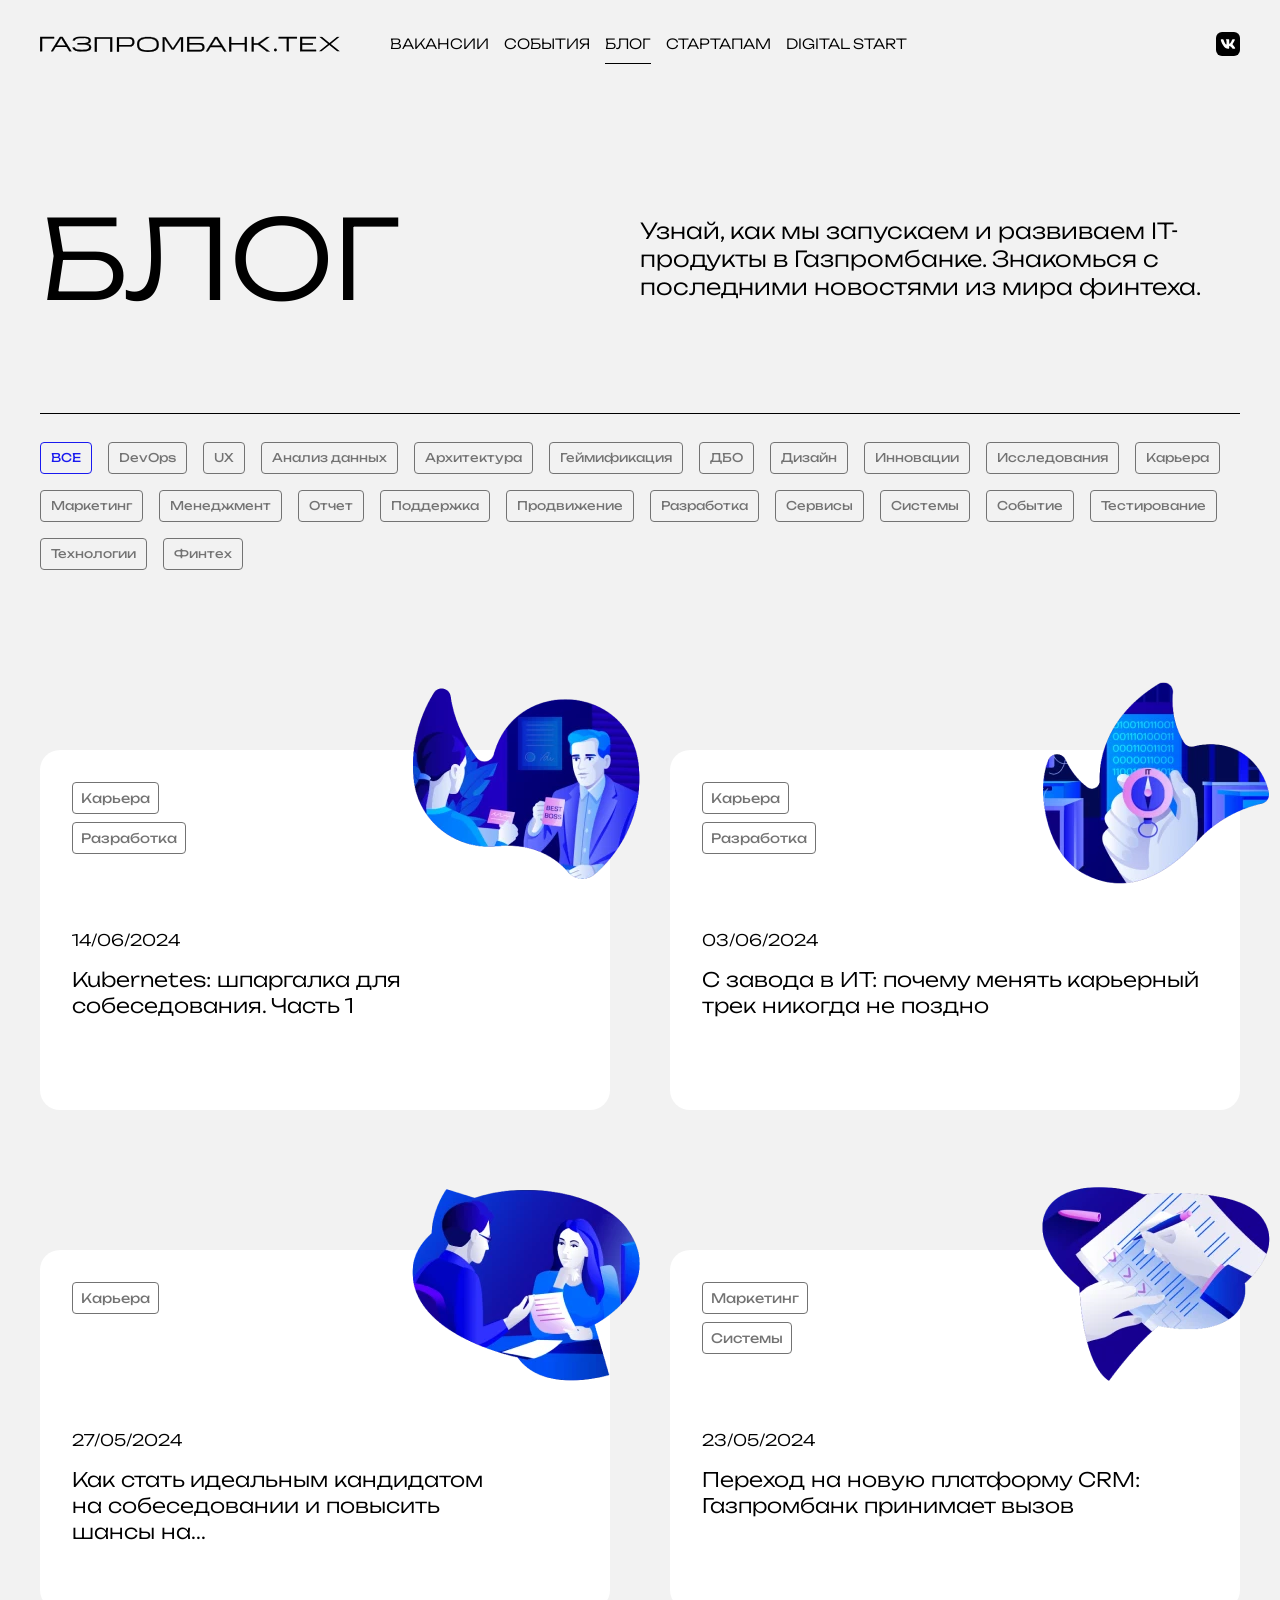
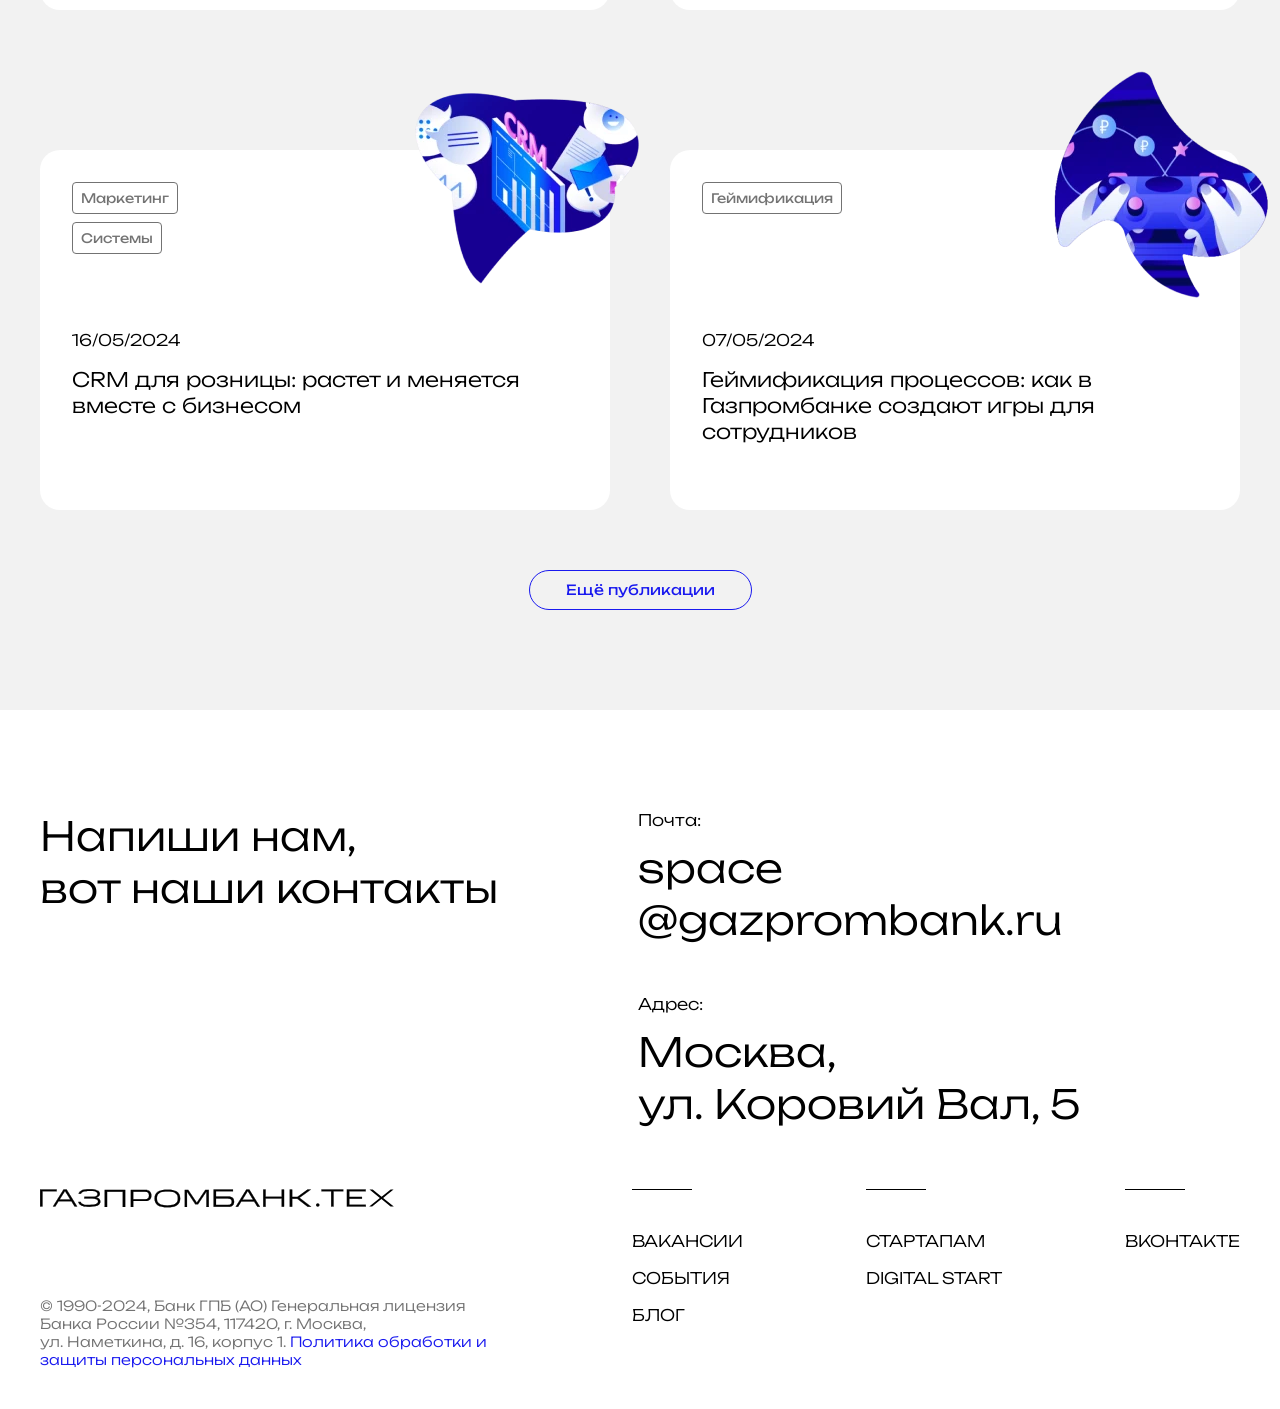
<file: index.html>
<!DOCTYPE html>
<html lang="ru">

<head>
  <meta charset="UTF-8">
  <meta name="viewport" content="width=device-width, initial-scale=1.0">
  <meta http-equiv="X-UA-Compatible" content="ie=edge">
  <link rel="stylesheet" href="css/style.css">
  <link rel="icon" type="image/png" href="favicon/favicon-96x96.png" sizes="96x96" />
  <link rel="icon" type="image/svg+xml" href="favicon/favicon.svg" />
  <link rel="shortcut icon" href="favicon/favicon.ico" />
  <link rel="apple-touch-icon" sizes="180x180" href="favicon/apple-touch-icon.png" />
  <meta name="apple-mobile-web-app-title" content="MyWebSite" />
  <link rel="manifest" href="site.webmanifest" />
  <link rel="preload" href="fonts/Unbounded-Light.woff" as="font" crossorigin="anonymous">
  <link rel="preload" href="fonts/Unbounded-Light.woff2" as="font" crossorigin="anonymous">
  <link rel="preload" href="fonts/Unbounded-Medium.woff" as="font" crossorigin="anonymous">
  <link rel="preload" href="fonts/Unbounded-Medium.woff2" as="font" crossorigin="anonymous">
  <link rel="preload" href="fonts/Unbounded-Regular.woff" as="font" crossorigin="anonymous">
  <link rel="preload" href="fonts/Unbounded-Regular.woff2" as="font" crossorigin="anonymous">
  <title>Блог - Газпромбанк.Тех</title>
</head>

<body>
  <header class="header">
    <div class="container">
      <div class="header__wrapper">
        <a class="header__logo" href="#">
          <svg class="header__logo-icon" width="354" height="19" aria-hidden="true">
            <use xlink:href="images/sprite.svg#icon-logo-header"></use>
          </svg>
        </a>
        <button class="header__burger burger">
          <svg width="32" height="32" aria-hidden="true">
            <use xlink:href="images/sprite.svg#icon-burger"></use>
          </svg>
        </button>
        <nav class="main-nav">
          <ul class="main-nav__list">
            <li class="main-nav__item">
              <a class="main-nav__link" href="#">Вакансии</a>
            </li>
            <li class="main-nav__item">
              <a class="main-nav__link" href="#">события</a>
            </li>
            <li class="main-nav__item">
              <a class="main-nav__link main-nav__link--active" href="#">блог</a>
            </li>
            <li class="main-nav__item">
              <a class="main-nav__link" href="#">стартапам</a>
            </li>
            <li class="main-nav__item">
              <a class="main-nav__link" href="#">digital start</a>
            </li>
          </ul>
        </nav>
        <ul class="header__social">
          <li class="header__social-item">
            <a class="header__social-link" href="#" aria-label="Ссылка на VK">
              <svg width="24" height="24" aria-hidden="true">
                <use xlink:href="images/sprite.svg#icon-vk"></use>
              </svg>
            </a>
          </li>
        </ul>
      </div>
    </div>
  </header>
  <main>
    <section class="blog-hero">
      <div class="container">
        <div class="blog-hero__wrapper">
          <h1 class="blog-hero__title">Блог</h1>
          <p class="blog-hero__description">Узнай, как мы запускаем и развиваем IT-продукты в Газпромбанке. Знакомься с
            последними новостями из мира финтеха.</p>
        </div>
      </div>
    </section>
    <section class="blog-filter">
      <h2 class="visually-hidden">Фильтр</h2>
      <div class="container">
        <form class="blog-filter__list" method="post">
          <div class="blog-filter__item">
            <input class="blog-filter__input visually-hidden" type="checkbox" id="all" checked>
            <label for="all" class="blog-filter__label">ВСЕ</label>
          </div>
          <div class="blog-filter__item">
            <input class="blog-filter__input visually-hidden visually-hidden" type="checkbox" id="devops">
            <label for="devops" class="blog-filter__label">DevOps</label>
          </div>
          <div class="blog-filter__item">
            <input class="blog-filter__input visually-hidden" type="checkbox" id="ux">
            <label for="ux" class="blog-filter__label">UX</label>
          </div>
          <div class="blog-filter__item">
            <input class="blog-filter__input visually-hidden" type="checkbox" id="analysis">
            <label for="analysis" class="blog-filter__label">Анализ данных</label>
          </div>
          <div class="blog-filter__item">
            <input class="blog-filter__input visually-hidden" type="checkbox" id="architecture">
            <label for="architecture" class="blog-filter__label">Архитектура</label>
          </div>
          <div class="blog-filter__item">
            <input class="blog-filter__input visually-hidden" type="checkbox" id="gamification">
            <label for="gamification" class="blog-filter__label">Геймификация</label>
          </div>
          <div class="blog-filter__item">
            <input class="blog-filter__input visually-hidden" type="checkbox" id="dbo">
            <label for="dbo" class="blog-filter__label">ДБО</label>
          </div>
          <div class="blog-filter__item">
            <input class="blog-filter__input visually-hidden" type="checkbox" id="design">
            <label for="design" class="blog-filter__label">Дизайн</label>
          </div>
          <div class="blog-filter__item">
            <input class="blog-filter__input visually-hidden" type="checkbox" id="innovations">
            <label for="innovations" class="blog-filter__label">Инновации</label>
          </div>
          <div class="blog-filter__item">
            <input class="blog-filter__input visually-hidden" type="checkbox" id="research">
            <label for="research" class="blog-filter__label">Исследования</label>
          </div>
          <div class="blog-filter__item">
            <input class="blog-filter__input visually-hidden" type="checkbox" id="career">
            <label for="career" class="blog-filter__label">Карьера</label>
          </div>
          <div class="blog-filter__item">
            <input class="blog-filter__input visually-hidden" type="checkbox" id="marketing">
            <label for="marketing" class="blog-filter__label">Маркетинг</label>
          </div>
          <div class="blog-filter__item">
            <input class="blog-filter__input visually-hidden" type="checkbox" id="management">
            <label for="management" class="blog-filter__label">Менеджмент</label>
          </div>
          <div class="blog-filter__item">
            <input class="blog-filter__input visually-hidden" type="checkbox" id="report">
            <label for="report" class="blog-filter__label">Отчет</label>
          </div>
          <div class="blog-filter__item">
            <input class="blog-filter__input visually-hidden" type="checkbox" id="support">
            <label for="support" class="blog-filter__label">Поддержка</label>
          </div>
          <div class="blog-filter__item">
            <input class="blog-filter__input visually-hidden" type="checkbox" id="promotion">
            <label for="promotion" class="blog-filter__label">Продвижение</label>
          </div>
          <div class="blog-filter__item">
            <input class="blog-filter__input visually-hidden" type="checkbox" id="development">
            <label for="development" class="blog-filter__label">Разработка</label>
          </div>
          <div class="blog-filter__item">
            <input class="blog-filter__input visually-hidden" type="checkbox" id="services">
            <label for="services" class="blog-filter__label">Сервисы</label>
          </div>
          <div class="blog-filter__item">
            <input class="blog-filter__input visually-hidden" type="checkbox" id="systems">
            <label for="systems" class="blog-filter__label">Системы</label>
          </div>
          <div class="blog-filter__item">
            <input class="blog-filter__input visually-hidden" type="checkbox" id="event">
            <label for="event" class="blog-filter__label">Событие</label>
          </div>
          <div class="blog-filter__item">
            <input class="blog-filter__input visually-hidden" type="checkbox" id="testing">
            <label for="testing" class="blog-filter__label">Тестирование</label>
          </div>
          <div class="blog-filter__item">
            <input class="blog-filter__input visually-hidden" type="checkbox" id="tech">
            <label for="tech" class="blog-filter__label">Технологии</label>
          </div>
          <div class="blog-filter__item">
            <input class="blog-filter__input visually-hidden" type="checkbox" id="fintech">
            <label for="fintech" class="blog-filter__label">Финтех</label>
          </div>
        </form>
      </div>
    </section>
    <section class="blog-list">
      <h2 class="visually-hidden">Публикации</h2>
      <div class="container">
        <ul class="blog-list__grid">
          <li class="blog-list__item">
            <a class="blog-list__wrapper" href="#">
              <div class="news-card">
                <picture>
                  <source type="image/webp" media="(max-width: 767px)"
                    srcset="images/blog-img-mob-1.webp 1x, images/blog-img-mob-1@2x.webp 2x">
                  <source type="image/webp" media="(max-width: 1023px)"
                    srcset="images/blog-img-tablet-1.webp 1x, images/blog-img-tablet-1@2x.webp 2x">
                  <source type="image/webp" srcset="images/blog-img-1.webp 1x, images/blog-img-1@2x.webp 2x">
                  <source media="(max-width: 767px)"
                    srcset="images/blog-img-mob-1.png 1x, images/blog-img-mob-1@2x.png 2x">
                  <source media="(max-width: 1023px)"
                    srcset="images/blog-img-tablet-1.png 1x, images/blog-img-tablet-1@2x.png 2x">
                  <img class="news-card__img" src="images/blog-img-1.png" srcset="images/blog-img-1@2x.png 2x"
                    width="228" height="228" alt="">
                </picture>
                <ul class="news-card__tags">
                  <li class="news-card__tag">Карьера</li>
                  <li class="news-card__tag">Разработка</li>
                </ul>
                <div class="news-card__content">
                  <p class="news-card__date">14/06/2024</p>
                  <h3 class="news-card__title">Kubernetes: шпаргалка для собеседования. Часть&nbsp;1</h3>
                </div>
              </div>
            </a>
          </li>
          <li class="blog-list__item">
            <a class="blog-list__wrapper" href="#">
              <div class="news-card news-card--top">
                <picture>
                  <source type="image/webp" media="(max-width: 767px)"
                    srcset="images/blog-img-mob-2.webp 1x, images/blog-img-mob-2@2x.webp 2x">
                  <source type="image/webp" media="(max-width: 1023px)"
                    srcset="images/blog-img-tablet-2.webp 1x, images/blog-img-tablet-2@2x.webp 2x">
                  <source type="image/webp" srcset="images/blog-img-2.webp 1x, images/blog-img-2@2x.webp 2x">
                  <source media="(max-width: 767px)"
                    srcset="images/blog-img-mob-2.png 1x, images/blog-img-mob-2@2x.png 2x">
                  <source media="(max-width: 1023px)"
                    srcset="images/blog-img-tablet-2.png 1x, images/blog-img-tablet-2@2x.png 2x">
                  <img class="news-card__img" src="images/blog-img-2.png" srcset="images/blog-img-2@2x.png 2x"
                    width="228" height="228" alt="">
                </picture>
                <ul class="news-card__tags">
                  <li class="news-card__tag">Карьера</li>
                  <li class="news-card__tag">Разработка</li>
                </ul>
                <div class="news-card__content">
                  <p class="news-card__date">03/06/2024</p>
                  <h3 class="news-card__title">С&nbsp;завода в&nbsp;ИТ: почему менять карьерный трек
                    никогда не
                    поздно</h3>
                </div>
              </div>
            </a>
          </li>
          <li class="blog-list__item">
            <a class="blog-list__wrapper" href="article.html">
              <div class="news-card">
                <picture>
                  <source type="image/webp" media="(max-width: 767px)"
                    srcset="images/blog-img-mob-3.webp 1x, images/blog-img-mob-3@2x.webp 2x">
                  <source type="image/webp" media="(max-width: 1023px)"
                    srcset="images/blog-img-tablet-3.webp 1x, images/blog-img-tablet-3@2x.webp 2x">
                  <source type="image/webp" srcset="images/blog-img-3.webp 1x, images/blog-img-3@2x.webp 2x">
                  <source media="(max-width: 767px)"
                    srcset="images/blog-img-mob-3.png 1x, images/blog-img-mob-3@2x.png 2x">
                  <source media="(max-width: 1023px)"
                    srcset="images/blog-img-tablet-3.png 1x, images/blog-img-tablet-3@2x.png 2x">
                  <img class="news-card__img" src="images/blog-img-3.png" srcset="images/blog-img-3@2x.png 2x"
                    width="228" height="228" alt="">
                </picture>
                <ul class="news-card__tags">
                  <li class="news-card__tag">Карьера</li>
                </ul>
                <div class="news-card__content">
                  <p class="news-card__date">27/05/2024</p>
                  <h3 class="news-card__title">Как стать идеальным кандидатом
                    на&nbsp;собеседовании
                    и&nbsp;повысить
                    шансы&nbsp;на...</h3>
                </div>
              </div>
            </a>
          </li>
          <li class="blog-list__item">
            <a class="blog-list__wrapper" href="#">
              <div class="news-card">
                <picture>
                  <source type="image/webp" media="(max-width: 767px)"
                    srcset="images/blog-img-mob-4.webp 1x, images/blog-img-mob-4@2x.webp 2x">
                  <source type="image/webp" media="(max-width: 1023px)"
                    srcset="images/blog-img-tablet-4.webp 1x, images/blog-img-tablet-4@2x.webp 2x">
                  <source type="image/webp" srcset="images/blog-img-4.webp 1x, images/blog-img-4@2x.webp 2x">
                  <source media="(max-width: 767px)"
                    srcset="images/blog-img-mob-4.png 1x, images/blog-img-mob-4@2x.png 2x">
                  <source media="(max-width: 1023px)"
                    srcset="images/blog-img-tablet-4.png 1x, images/blog-img-tablet-4@2x.png 2x">
                  <img class="news-card__img" src="images/blog-img-4.png" srcset="images/blog-img-4@2x.png 2x"
                    width="228" height="228" alt="">
                </picture>
                <ul class="news-card__tags">
                  <li class="news-card__tag">Маркетинг</li>
                  <li class="news-card__tag">Системы</li>
                </ul>
                <div class="news-card__content">
                  <p class="news-card__date">23/05/2024</p>
                  <h3 class="news-card__title">Переход на&nbsp;новую платформу CRM: Газпромбанк принимает
                    вызов</h3>
                </div>
              </div>
            </a>
          </li>
          <li class="blog-list__item">
            <a class="blog-list__wrapper" href="#">
              <div class="news-card news-card--top">
                <picture>
                  <source type="image/webp" media="(max-width: 767px)"
                    srcset="images/blog-img-mob-5.webp 1x, images/blog-img-mob-5@2x.webp 2x">
                  <source type="image/webp" media="(max-width: 1023px)"
                    srcset="images/blog-img-tablet-5.webp 1x, images/blog-img-tablet-5@2x.webp 2x">
                  <source type="image/webp" srcset="images/blog-img-5.webp 1x, images/blog-img-5@2x.webp 2x">
                  <source media="(max-width: 767px)"
                    srcset="images/blog-img-mob-5.png 1x, images/blog-img-mob-5@2x.png 2x">
                  <source media="(max-width: 1023px)"
                    srcset="images/blog-img-tablet-5.png 1x, images/blog-img-tablet-5@2x.png 2x">
                  <img class="news-card__img" src="images/blog-img-5.png" srcset="images/blog-img-5@2x.png 2x"
                    width="228" height="228" alt="">
                </picture>
                <ul class="news-card__tags">
                  <li class="news-card__tag">Маркетинг</li>
                  <li class="news-card__tag">Системы</li>
                </ul>
                <div class="news-card__content">
                  <p class="news-card__date">16/05/2024</p>
                  <h3 class="news-card__title">CRM для розницы: растет и&nbsp;меняется вместе
                    с&nbsp;бизнесом</h3>
                </div>
              </div>
            </a>
          </li>
          <li class="blog-list__item">
            <a class="blog-list__wrapper" href="#">
              <div class="news-card">
                <picture>
                  <source type="image/webp" media="(max-width: 767px)"
                    srcset="images/blog-img-mob-6.webp 1x, images/blog-img-mob-6@2x.webp 2x">
                  <source type="image/webp" media="(max-width: 1023px)"
                    srcset="images/blog-img-tablet-6.webp 1x, images/blog-img-tablet-6@2x.webp 2x">
                  <source type="image/webp" srcset="images/blog-img-6.webp 1x, images/blog-img-6@2x.webp 2x">
                  <source media="(max-width: 767px)"
                    srcset="images/blog-img-mob-6.png 1x, images/blog-img-mob-6@2x.png 2x">
                  <source media="(max-width: 1023px)"
                    srcset="images/blog-img-tablet-6.png 1x, images/blog-img-tablet-6@2x.png 2x">
                  <img class="news-card__img" src="images/blog-img-6.png" srcset="images/blog-img-6@2x.png 2x"
                    width="228" height="228" alt="">
                </picture>
                <ul class="news-card__tags">
                  <li class="news-card__tag">Геймификация</li>
                </ul>
                <div class="news-card__content">
                  <p class="news-card__date">07/05/2024</p>
                  <h3 class="news-card__title">Геймификация процессов: как в Газпромбанке создают игры для
                    сотрудников</h3>
                </div>
              </div>
            </a>
          </li>
        </ul>
        <button class="blog-list__more" type="button">Ещё публикации</button>
      </div>
    </section>
  </main>
  <footer class="footer">
    <div class="container">
      <div class="footer__columns">
        <div class="footer__column">
          <h2 class="footer__title">Напиши нам, вот&nbsp;наши контакты</h2>
        </div>
        <div class="footer__column">
          <div class="footer__contacts">
            <span class="footer__contacts-title">Почта:</span>
            <a class="footer__contacts-link" href="mailto:@gazprombank.ru">space @gazprombank.ru</a>
          </div>
          <div class="footer__contacts">
            <span class="footer__contacts-title">Адрес:</span>
            <a class="footer__contacts-link" href="#">Москва, ул.&nbsp;Коровий Вал, 5</a>
          </div>
        </div>
      </div>
      <div class="footer__columns">
        <div class="footer__column">
          <a class="footer__logo" href="#">
            <svg class="footer__logo-icon" width="354" height="19" aria-hidden="true">
              <use xlink:href="images/sprite.svg#icon-logo-header"></use>
            </svg>
          </a>
          <p class="footer__copyright">© 1990-2024, Банк ГПБ (АО) Генеральная лицензия Банка России №354, 117420, г.
            Москва, ул.&nbsp;Наметкина, д. 16, корпус 1. <a href="#" class="footer__copyright-link">Политика обработки и
              защиты персональных данных</a>
          </p>
        </div>
        <div class="footer__column">
          <div class="footer__navigation">
            <div class="footer__navigation-block">
              <a href="#" class="footer__navigation-link">Вакансии</a>
              <a href="#" class="footer__navigation-link">События</a>
              <a href="#" class="footer__navigation-link">Блог</a>
            </div>
            <div class="footer__navigation-block">
              <a href="#" class="footer__navigation-link">Стартапам</a>
              <a href="#" class="footer__navigation-link">Digital start</a>
            </div>
            <div class="footer__navigation-block">
              <a href="#" class="footer__navigation-link">Вконтакте</a>
            </div>
          </div>
        </div>
      </div>
    </div>
  </footer>
</body>

</html>
</file>
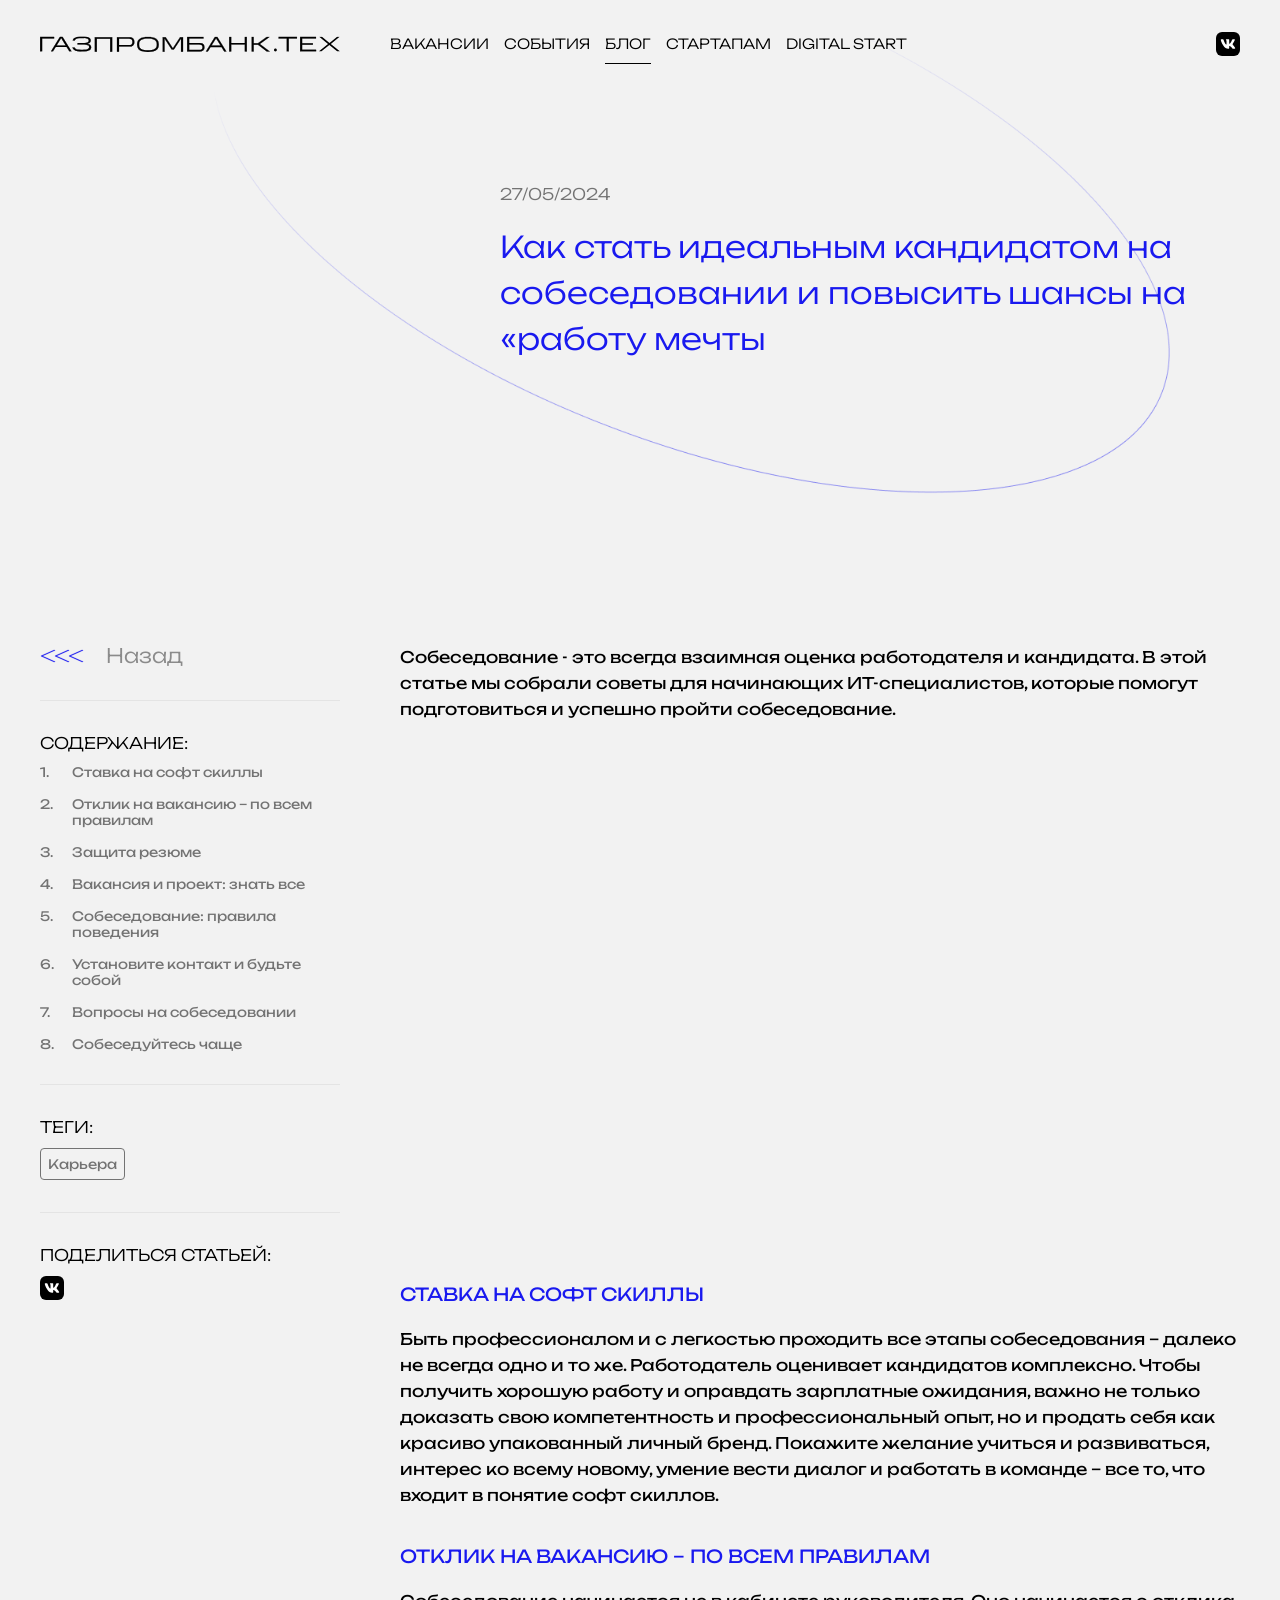
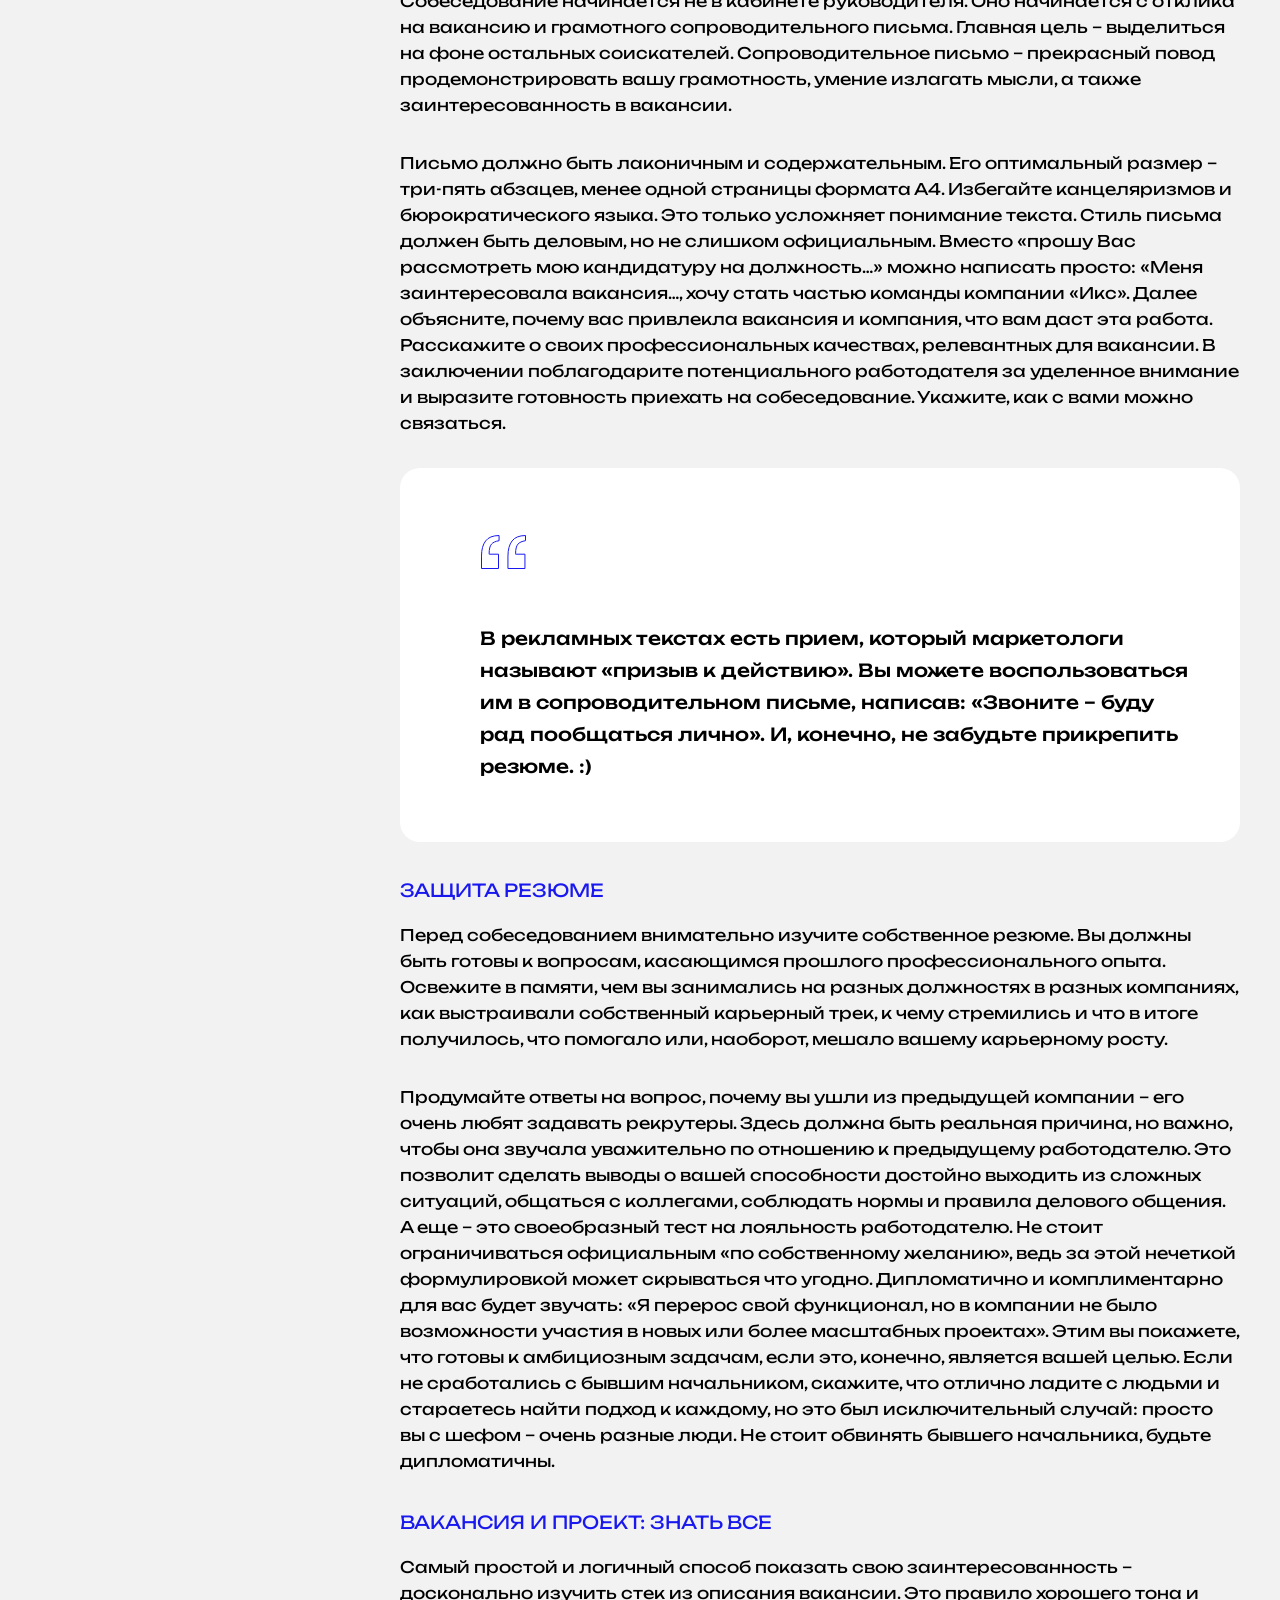
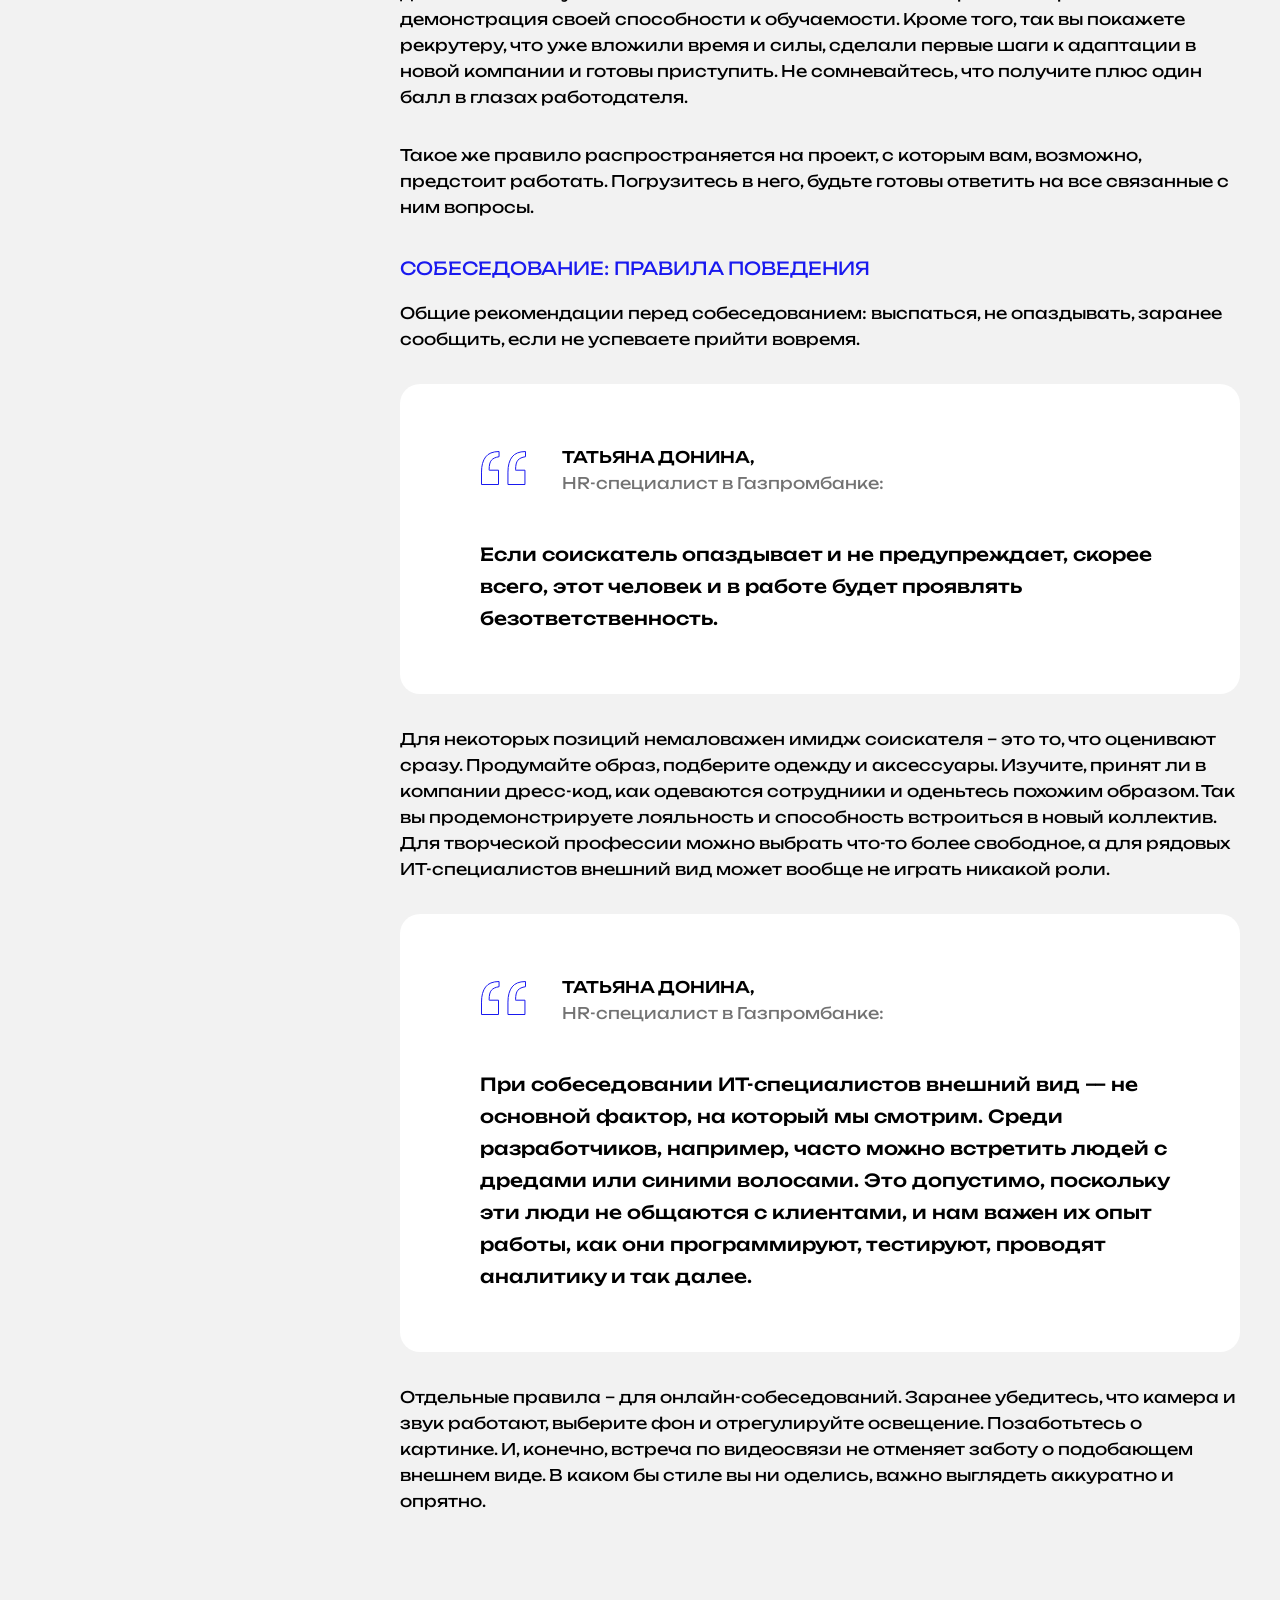
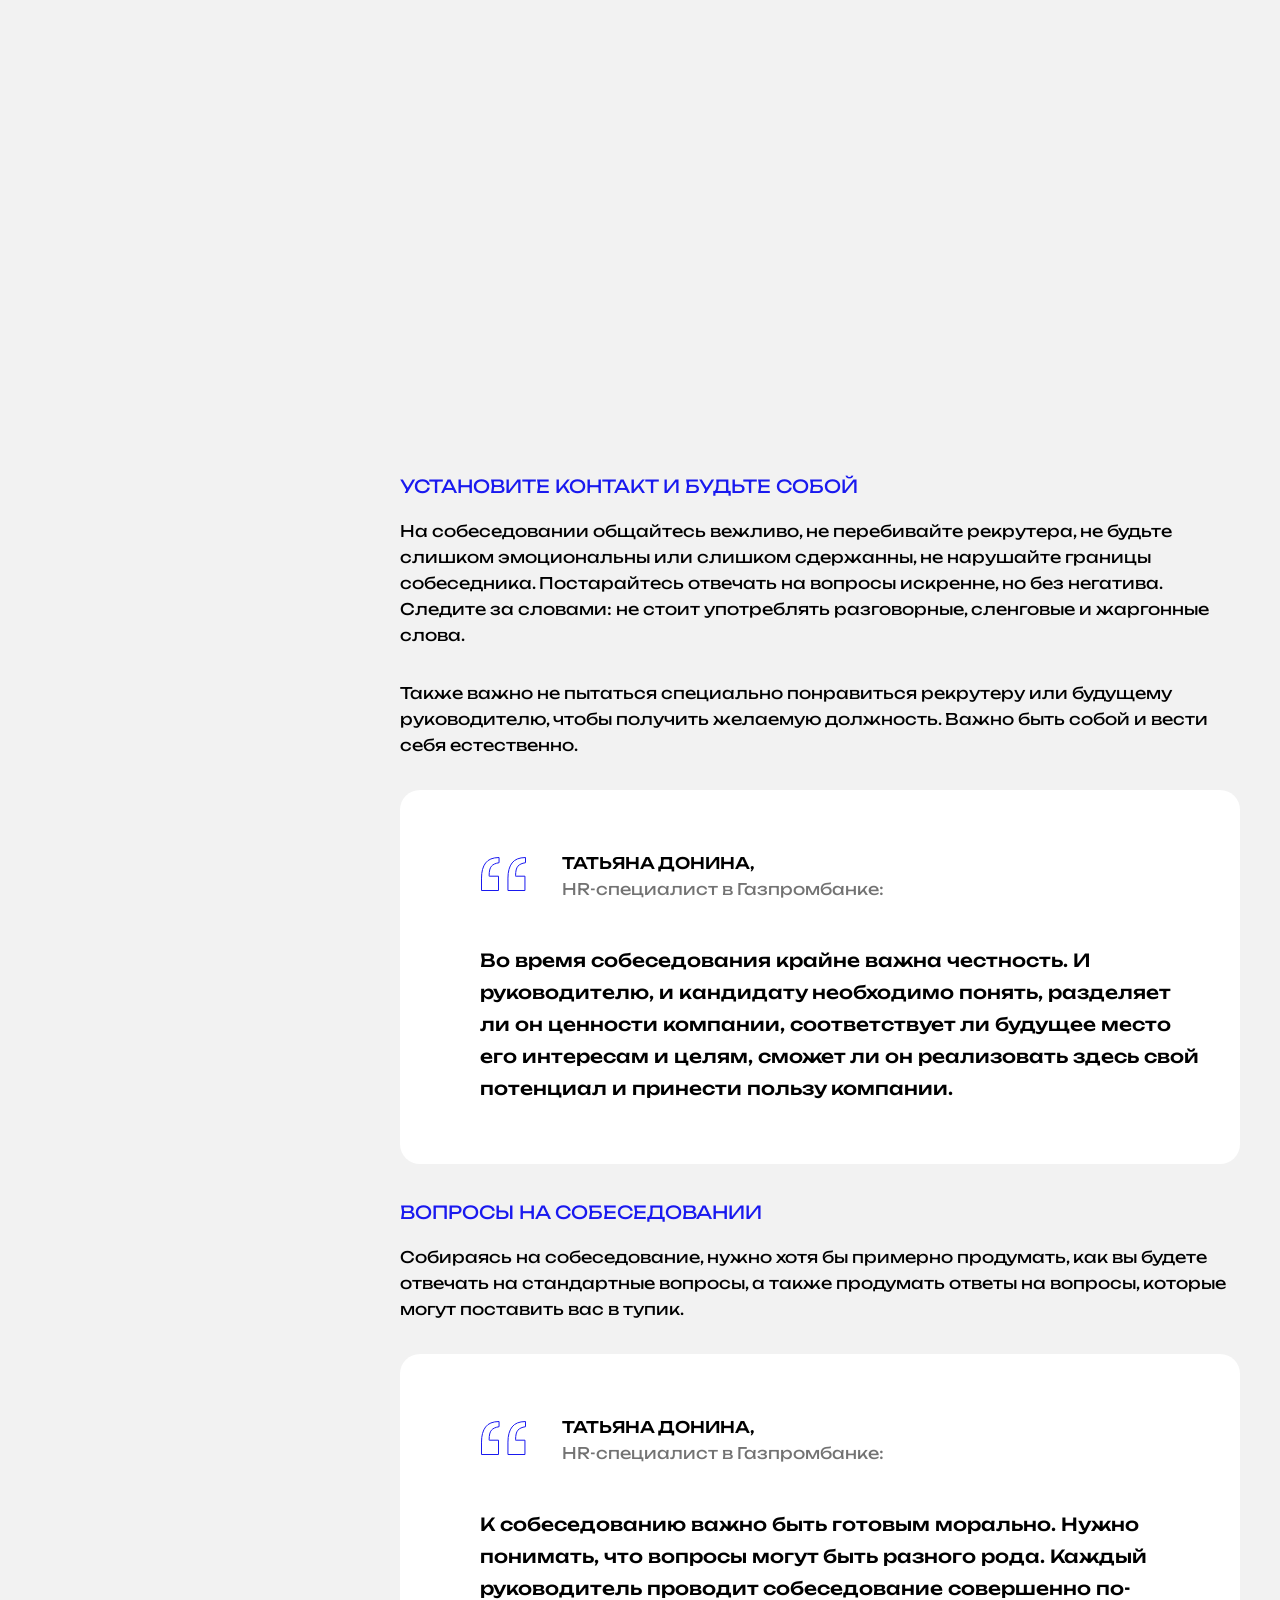
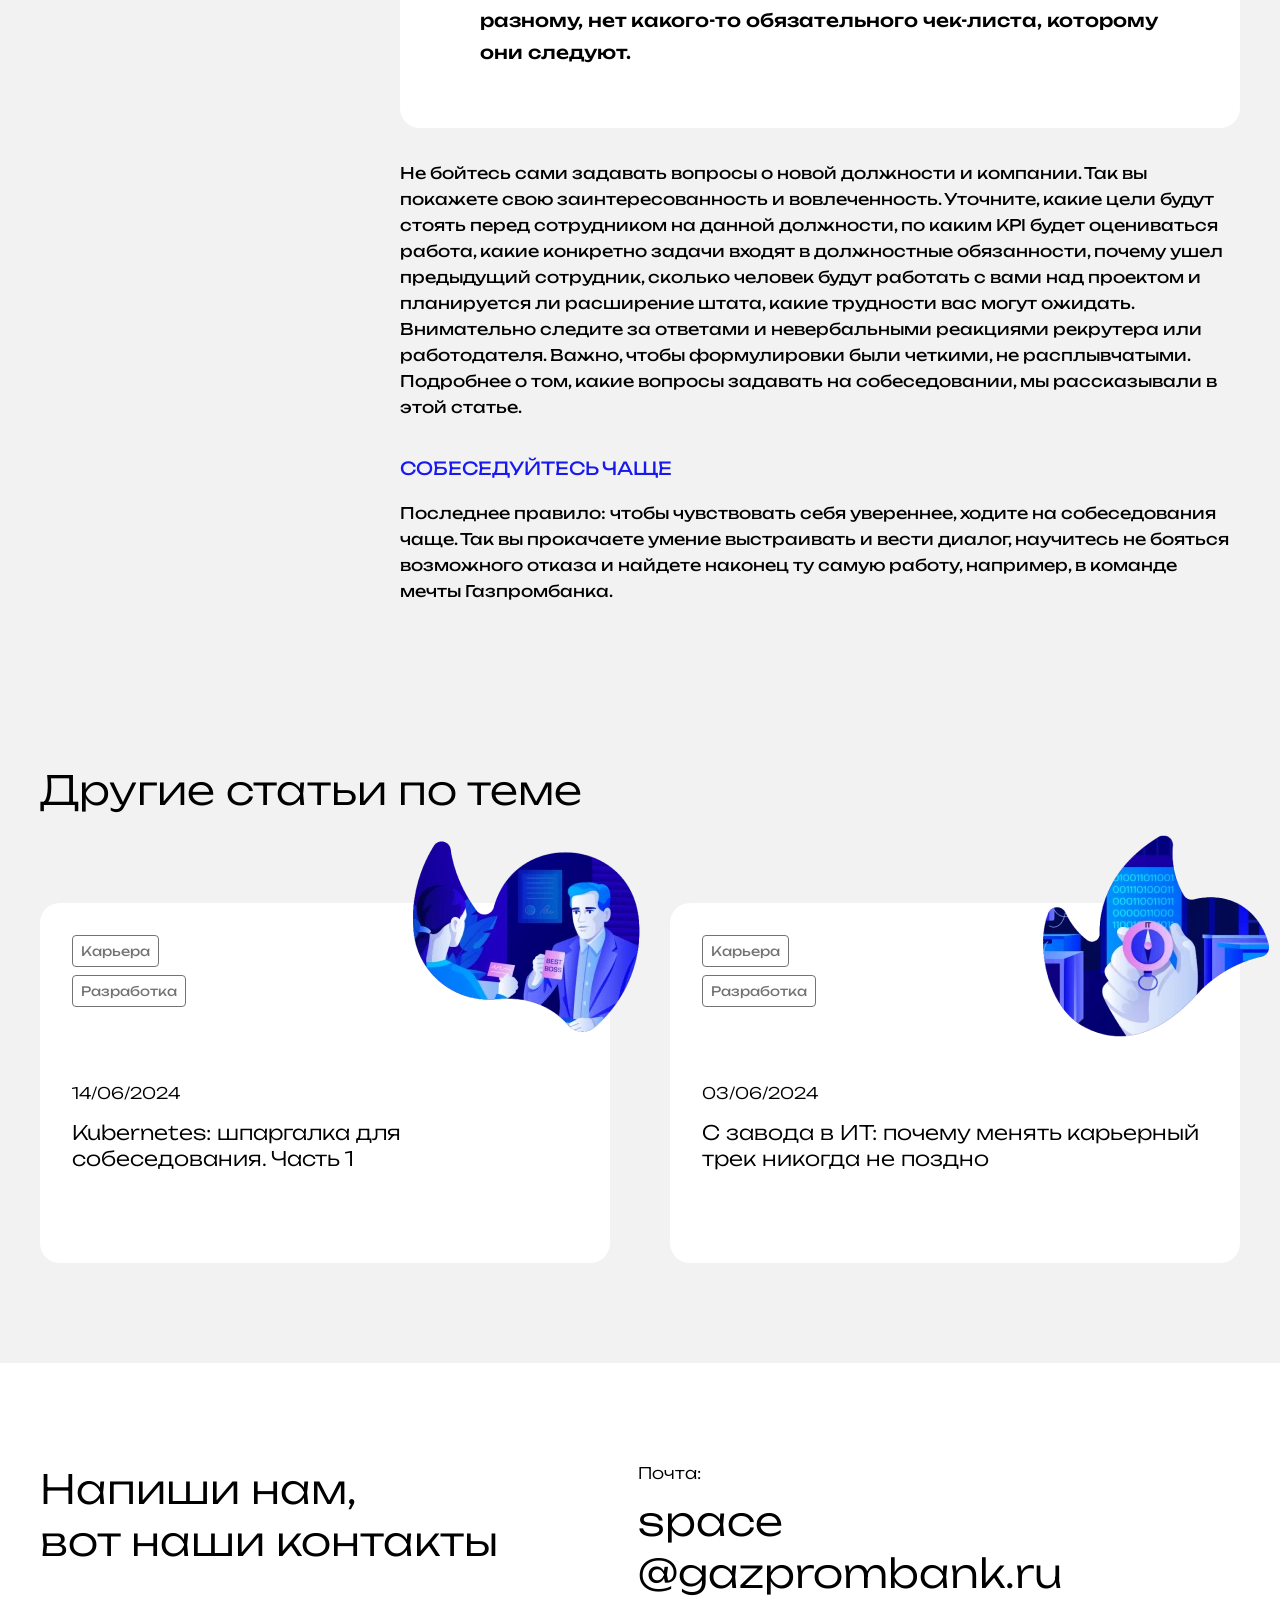
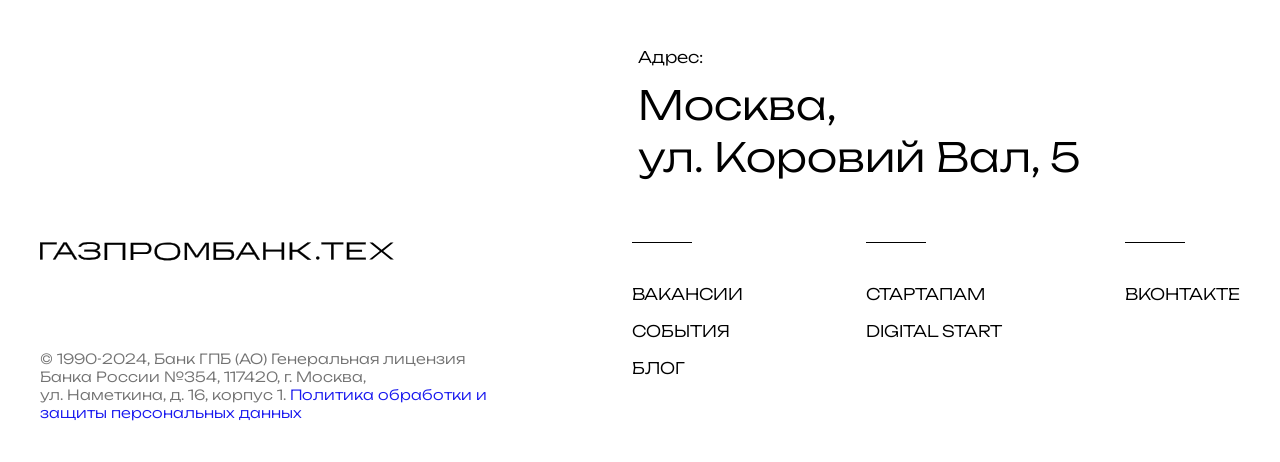
<file: article.html>
<!DOCTYPE html>
<html lang="ru">

<head>
  <meta charset="UTF-8">
  <meta name="viewport" content="width=device-width, initial-scale=1.0">
  <meta http-equiv="X-UA-Compatible" content="ie=edge">
  <link rel="stylesheet" href="css/style.css">
  <link rel="icon" type="image/png" href="favicon/favicon-96x96.png" sizes="96x96" />
  <link rel="icon" type="image/svg+xml" href="favicon/favicon.svg" />
  <link rel="shortcut icon" href="favicon/favicon.ico" />
  <link rel="apple-touch-icon" sizes="180x180" href="favicon/apple-touch-icon.png" />
  <meta name="apple-mobile-web-app-title" content="MyWebSite" />
  <link rel="manifest" href="site.webmanifest" />
  <link rel="preload" href="fonts/Unbounded-Light.woff" as="font" crossorigin="anonymous">
  <link rel="preload" href="fonts/Unbounded-Light.woff2" as="font" crossorigin="anonymous">
  <link rel="preload" href="fonts/Unbounded-Medium.woff" as="font" crossorigin="anonymous">
  <link rel="preload" href="fonts/Unbounded-Medium.woff2" as="font" crossorigin="anonymous">
  <link rel="preload" href="fonts/Unbounded-Regular.woff" as="font" crossorigin="anonymous">
  <link rel="preload" href="fonts/Unbounded-Regular.woff2" as="font" crossorigin="anonymous">
  <title>Как стать идеальным кандидатом на собеседовании - Газпромбанк.Тех</title>
</head>

<body>
  <header class="header">
    <div class="container">
      <div class="header__wrapper">
        <a class="header__logo" href="#">
          <svg class="header__logo-icon" width="354" height="19" aria-hidden="true">
            <use xlink:href="images/sprite.svg#icon-logo-header"></use>
          </svg>
        </a>
        <button class="header__burger burger">
          <svg width="32" height="32" aria-hidden="true">
            <use xlink:href="images/sprite.svg#icon-burger"></use>
          </svg>
        </button>
        <nav class="main-nav">
          <ul class="main-nav__list">
            <li class="main-nav__item">
              <a class="main-nav__link" href="#">Вакансии</a>
            </li>
            <li class="main-nav__item">
              <a class="main-nav__link" href="#">события</a>
            </li>
            <li class="main-nav__item">
              <a class="main-nav__link main-nav__link--active" href="index.html">блог</a>
            </li>
            <li class="main-nav__item">
              <a class="main-nav__link" href="#">стартапам</a>
            </li>
            <li class="main-nav__item">
              <a class="main-nav__link" href="#">digital start</a>
            </li>
          </ul>
        </nav>
        <ul class="header__social">
          <li class="header__social-item">
            <a class="header__social-link" href="#" aria-label="Ссылка на VK">
              <svg width="24" height="24" aria-hidden="true">
                <use xlink:href="images/sprite.svg#icon-vk"></use>
              </svg>
            </a>
          </li>
        </ul>
      </div>
    </div>
  </header>
  <main>
    <section class="article-hero">
      <div class="article-hero__decor">
        <picture>
          <source media="(max-width: 767px)" srcset="images/article-decor-mobile.png">
          <source media="(max-width: 1023px)" srcset="images/article-decor-tablet.png">
          <img class="article-hero__decor-img" src="images/article-decor.png" width="1214" height="577"
            alt="Декоративный элемент">
        </picture>
      </div>
      <div class="container">
        <div class="article-hero__wrapper">
          <a class="article-hero__back link-back" href="./index.html">
            <svg class="link-back__icon" width="46" height="14" aria-hidden="true">
              <use xlink:href="images/sprite.svg#icon-arrow-left"></use>
            </svg>
            <span class="link-back__text">Назад</span>
          </a>
          <div class="article-hero__picture">
            <picture>
              <source type="image/webp" media="(max-width: 767px)"
                srcset="images/article-hero-mobile.webp 1x, images/article-hero-mobile@2x.webp 2x">
              <source type="image/webp" media="(max-width: 1023px)"
                srcset="images/article-hero-tablet.webp 1x, images/article-hero-tablet@2x.webp 2x">
              <source type="image/webp" srcset="images/article-hero.webp 1x, images/article-hero@2x.webp 2x">
              <source media="(max-width: 767px)"
                srcset="images/article-hero-mobile.png 1x, images/article-hero-mobile@2x.png 2x">
              <source media="(max-width: 1023px)"
                srcset="images/article-hero-tablet.png 1x, images/article-hero-tablet@2x.png 2x">
              <img class="article-hero__img" src="images/article-hero.png" srcset="images/article-hero@2x.png 2x"
                height="440" width="440" alt="Иллюстрация новости">
            </picture>
          </div>
          <div class="article-hero__info">
            <span class="article-hero__date">27/05/2024</span>
            <h1 class="article-hero__title">Как стать идеальным кандидатом на собеседовании и повысить шансы на «работу
              мечты</h1>
          </div>
        </div>
      </div>
    </section>
    <section class="article">
      <h2 class="visually-hidden">Как стать идеальным кандидатом на собеседовании и повысить шансы на «работу мечты»
      </h2>
      <div class="container">
        <div class="article__wrapper">
          <aside class="article-aside">
            <a class="article-aside__back link-back" href="index.html">
              <svg class="link-back__icon" width="46" height="14" aria-hidden="true">
                <use xlink:href="images/sprite.svg#icon-arrow-left"></use>
              </svg>
              <span class="link-back__text">Назад</span>
            </a>
            <h2 class="article-aside__title article-aside__title--tablet-none">Содержание:</h2>
            <ul class="article-aside__list">
              <li class="article-aside__item">
                <a href="#soft-skills" class="article-aside__link">Ставка на софт скиллы</a>
              </li>
              <li class="article-aside__item">
                <a href="#response" class="article-aside__link">Отклик на вакансию – по всем правилам</a>
              </li>
              <li class="article-aside__item">
                <a href="#resume" class="article-aside__link">Защита резюме</a>
              </li>
              <li class="article-aside__item">
                <a href="#vacancy" class="article-aside__link">Вакансия и проект: знать все</a>
              </li>
              <li class="article-aside__item">
                <a href="#interview" class="article-aside__link">Собеседование: правила поведения</a>
              </li>
              <li class="article-aside__item">
                <a href="#contact" class="article-aside__link">Установите контакт и будьте собой</a>
              </li>
              <li class="article-aside__item">
                <a href="#questions" class="article-aside__link">Вопросы на собеседовании</a>
              </li>
              <li class="article-aside__item">
                <a href="#more" class="article-aside__link">Собеседуйтесь чаще</a>
              </li>
            </ul>
            <div class="article-aside__inner">
              <h2 class="article-aside__title">ТЕГИ:</h2>
              <ul class="article-aside__tags">
                <li class="article-aside__tag-item">
                  <span class="article-aside__tag">Карьера</span>
                </li>
              </ul>
            </div>
            <div class="article-aside__inner">
              <h2 class="article-aside__title">ПОДЕЛИТЬСЯ СТАТЬЕЙ:</h2>
              <ul class="article-aside__social">
                <li class="article-aside__social-item">
                  <a href="#" class="article-aside__social-link" aria-label="Ссылка на ВК">
                    <svg width="24" height="24" aria-hidden="true">
                      <use xlink:href="images/sprite.svg#icon-vk"></use>
                    </svg>
                  </a>
                </li>
              </ul>
            </div>
          </aside>
          <div class="article__text-block">
            <p class="article__text">Собеседование - это всегда взаимная оценка работодателя и кандидата. В этой статье
              мы собрали советы для начинающих ИТ-специалистов, которые помогут подготовиться и успешно пройти
              собеседование.</p>
            <picture>
              <source media="(max-width: 767px)"
                srcset="images/article-img-1-mobile.jpg 1x, images/article-img-1-mobile@2x.jpg 2x">
              <source media="(max-width: 1023px)"
                srcset="images/article-img-1-tablet.jpg 1x, images/article-img-1-tablet@2x.jpg 2x">
              <img class="article__img" src="images/article-img-1.jpg" srcset="images/article-img-1@2x.jpg 2x"
                height="820" width="440" alt="Иллюстрация новости">
            </picture>
            <h2 class="article__heading" id="soft-skills">Ставка на софт скиллы</h2>
            <p class="article__text">Быть профессионалом и с легкостью проходить все этапы собеседования – далеко не
              всегда одно и то же. Работодатель оценивает кандидатов комплексно. Чтобы получить хорошую работу и
              оправдать зарплатные ожидания, важно не только доказать свою компетентность и профессиональный опыт, но и
              продать себя как красиво упакованный личный бренд. Покажите желание учиться и развиваться, интерес ко
              всему новому, умение вести диалог и работать в команде – все то, что входит в понятие софт скиллов.</p>
            <h2 class="article__heading" id="response">Отклик на вакансию – по всем правилам</h2>
            <p class="article__text">Собеседование начинается не в кабинете руководителя. Оно начинается с отклика на
              вакансию и грамотного сопроводительного письма. Главная цель – выделиться на фоне остальных соискателей.
              Сопроводительное письмо – прекрасный повод продемонстрировать вашу грамотность, умение излагать мысли, а
              также заинтересованность в вакансии.</p>
            <p class="article__text">Письмо должно быть лаконичным и содержательным. Его оптимальный размер – три-пять
              абзацев, менее одной страницы формата А4. Избегайте канцеляризмов и бюрократического языка. Это только
              усложняет понимание текста. Стиль письма должен быть деловым, но не слишком официальным. Вместо «прошу Вас
              рассмотреть мою кандидатуру на должность…» можно написать просто: «Меня заинтересовала вакансия…, хочу
              стать частью команды компании «Икс». Далее объясните, почему вас привлекла вакансия и компания, что вам
              даст эта работа. Расскажите о своих профессиональных качествах, релевантных для вакансии. В заключении
              поблагодарите потенциального работодателя за уделенное внимание и выразите готовность приехать на
              собеседование. Укажите, как с вами можно связаться.</p>
            <blockquote class="article__blockquote">
              <div class="article__blockquote-inner">
                <svg class="article__blockquote-icon" width="48" height="48" aria-hidden="true">
                  <use xlink:href="images/sprite.svg#icon-quote"></use>
                </svg>
              </div>
              <p class="article__blockquote-text">В рекламных текстах есть прием, который маркетологи называют «призыв к
                действию». Вы можете воспользоваться им в сопроводительном письме, написав: «Звоните – буду рад
                пообщаться лично». И, конечно, не забудьте прикрепить резюме. :)</p>
            </blockquote>
            <h2 class="article__heading" id="resume">Защита резюме</h2>
            <p class="article__text">Перед собеседованием внимательно изучите собственное резюме. Вы должны быть готовы
              к вопросам, касающимся прошлого профессионального опыта. Освежите в памяти, чем вы занимались на разных
              должностях в разных компаниях, как выстраивали собственный карьерный трек, к чему стремились и что в итоге
              получилось, что помогало или, наоборот, мешало вашему карьерному росту.</p>
            <p class="article__text">Продумайте ответы на вопрос, почему вы ушли из предыдущей компании – его очень
              любят задавать рекрутеры. Здесь должна быть реальная причина, но важно, чтобы она звучала уважительно по
              отношению к предыдущему работодателю. Это позволит сделать выводы о вашей способности достойно выходить из
              сложных ситуаций, общаться с коллегами, соблюдать нормы и правила делового общения. А еще – это
              своеобразный тест на лояльность работодателю. Не стоит ограничиваться официальным «по собственному
              желанию», ведь за этой нечеткой формулировкой может скрываться что угодно. Дипломатично и комплиментарно
              для вас будет звучать: «Я перерос свой функционал, но в компании не было возможности участия в новых или
              более масштабных проектах». Этим вы покажете, что готовы к амбициозным задачам, если это, конечно,
              является вашей целью. Если не сработались с бывшим начальником, скажите, что отлично ладите с людьми и
              стараетесь найти подход к каждому, но это был исключительный случай: просто вы с шефом – очень разные
              люди. Не стоит обвинять бывшего начальника, будьте дипломатичны.</p>
            <h2 class="article__heading" id="vacancy">Вакансия и проект: знать все</h2>
            <p class="article__text">Самый простой и логичный способ показать свою заинтересованность – досконально
              изучить стек из описания вакансии. Это правило хорошего тона и демонстрация своей способности к
              обучаемости. Кроме того, так вы покажете рекрутеру, что уже вложили время и силы, сделали первые шаги к
              адаптации в новой компании и готовы приступить. Не сомневайтесь, что получите плюс один балл в глазах
              работодателя.</p>
            <p class="article__text">Такое же правило распространяется на проект, с которым вам, возможно, предстоит
              работать. Погрузитесь в него, будьте готовы ответить на все связанные с ним вопросы.</p>
            <h2 class="article__heading" id="interview">Собеседование: правила поведения</h2>
            <p class="article__text">Общие рекомендации перед собеседованием: выспаться, не опаздывать, заранее
              сообщить, если не успеваете прийти вовремя.</p>
            <blockquote class="article__blockquote">
              <div class="article__blockquote-inner">
                <svg class="article__blockquote-icon" width="48" height="48" aria-hidden="true">
                  <use xlink:href="images/sprite.svg#icon-quote"></use>
                </svg>
                <h3 class="article__blockquote-name">ТАТЬЯНА ДОНИНА,</h3>
                <span class="article__blockquote-position">HR-специалист в Газпромбанке:</span>
              </div>
              <p class="article__blockquote-text">Если соискатель опаздывает и не предупреждает, скорее всего, этот
                человек и в работе будет проявлять безответственность.</p>
            </blockquote>
            <p class="article__text">Для некоторых позиций немаловажен имидж соискателя – это то, что оценивают сразу.
              Продумайте образ, подберите одежду и аксессуары. Изучите, принят ли в компании дресс-код, как одеваются
              сотрудники и оденьтесь похожим образом. Так вы продемонстрируете лояльность и способность встроиться в
              новый коллектив. Для творческой профессии можно выбрать что-то более свободное, а для рядовых
              ИТ-специалистов внешний вид может вообще не играть никакой роли.</p>
            <blockquote class="article__blockquote">
              <div class="article__blockquote-inner">
                <svg class="article__blockquote-icon" width="48" height="48" aria-hidden="true">
                  <use xlink:href="images/sprite.svg#icon-quote"></use>
                </svg>
                <h3 class="article__blockquote-name">ТАТЬЯНА ДОНИНА,</h3>
                <span class="article__blockquote-position">HR-специалист в Газпромбанке:</span>
              </div>
              <p class="article__blockquote-text">При собеседовании ИТ-специалистов внешний вид — не основной фактор, на
                который мы смотрим. Среди разработчиков, например, часто можно встретить людей с дредами или синими
                волосами. Это допустимо, поскольку эти люди не общаются с клиентами, и нам важен их опыт работы, как они
                программируют, тестируют, проводят аналитику и так далее.</p>
            </blockquote>
            <p class="article__text">Отдельные правила – для онлайн-собеседований. Заранее убедитесь, что камера и звук
              работают, выберите фон и отрегулируйте освещение. Позаботьтесь о картинке. И, конечно, встреча по
              видеосвязи не отменяет заботу о подобающем внешнем виде. В каком бы стиле вы ни оделись, важно выглядеть
              аккуратно и опрятно.</p>
            <picture>
              <source media="(max-width: 767px)"
                srcset="images/article-img-2-mobile.jpg 1x, images/article-img-2-mobile@2x.jpg 2x">
              <source media="(max-width: 1023px)"
                srcset="images/article-img-2-tablet.jpg 1x, images/article-img-2-tablet@2x.jpg 2x">
              <img class="article__img" src="images/article-img-2.jpg" srcset="images/article-img-2@2x.jpg 2x"
                height="820" width="440" alt="Иллюстрация новости">
            </picture>
            <h2 class="article__heading" id="contact">Установите контакт и будьте собой</h2>
            <p class="article__text">На собеседовании общайтесь вежливо, не перебивайте рекрутера, не будьте слишком
              эмоциональны или слишком сдержанны, не нарушайте границы собеседника. Постарайтесь отвечать на вопросы
              искренне, но без негатива. Следите за словами: не стоит употреблять разговорные, сленговые и жаргонные
              слова.</p>
            <p class="article__text">Также важно не пытаться специально понравиться рекрутеру или будущему руководителю,
              чтобы получить желаемую должность. Важно быть собой и вести себя естественно.</p>
            <blockquote class="article__blockquote">
              <div class="article__blockquote-inner">
                <svg class="article__blockquote-icon" width="48" height="48" aria-hidden="true">
                  <use xlink:href="images/sprite.svg#icon-quote"></use>
                </svg>
                <h3 class="article__blockquote-name">ТАТЬЯНА ДОНИНА,</h3>
                <span class="article__blockquote-position">HR-специалист в Газпромбанке:</span>
              </div>
              <p class="article__blockquote-text">Во время собеседования крайне важна честность. И руководителю, и
                кандидату необходимо понять, разделяет ли он ценности компании, соответствует ли будущее место его
                интересам и целям, сможет ли он реализовать здесь свой потенциал и принести пользу компании.</p>
            </blockquote>
            <h2 class="article__heading" id="questions">Вопросы на собеседовании</h2>
            <p class="article__text">Собираясь на собеседование, нужно хотя бы примерно продумать, как вы будете
              отвечать на стандартные вопросы, а также продумать ответы на вопросы, которые могут поставить вас в тупик.
            </p>
            <blockquote class="article__blockquote">
              <div class="article__blockquote-inner">
                <svg class="article__blockquote-icon" width="48" height="48" aria-hidden="true">
                  <use xlink:href="images/sprite.svg#icon-quote"></use>
                </svg>
                <h3 class="article__blockquote-name">ТАТЬЯНА ДОНИНА,</h3>
                <span class="article__blockquote-position">HR-специалист в Газпромбанке:</span>
              </div>
              <p class="article__blockquote-text">К собеседованию важно быть готовым морально. Нужно понимать, что
                вопросы могут быть разного рода. Каждый руководитель проводит собеседование совершенно по-разному, нет
                какого-то обязательного чек-листа, которому они следуют.</p>
            </blockquote>
            <p class="article__text">Не бойтесь сами задавать вопросы о новой должности и компании. Так вы покажете свою
              заинтересованность и вовлеченность. Уточните, какие цели будут стоять перед сотрудником на данной
              должности, по каким KPI будет оцениваться работа, какие конкретно задачи входят в должностные обязанности,
              почему ушел предыдущий сотрудник, сколько человек будут работать с вами над проектом и планируется ли
              расширение штата, какие трудности вас могут ожидать. Внимательно следите за ответами и невербальными
              реакциями рекрутера или работодателя. Важно, чтобы формулировки были четкими, не расплывчатыми. Подробнее
              о том, какие вопросы задавать на собеседовании, мы рассказывали в этой статье.</p>
            <h2 class="article__heading" id="more">СОБЕСЕДУЙТЕСЬ ЧАЩЕ</h2>
            <p class="article__text">Последнее правило: чтобы чувствовать себя увереннее, ходите на собеседования чаще.
              Так вы прокачаете умение выстраивать и вести диалог, научитесь не бояться возможного отказа и найдете
              наконец ту самую работу, например, в команде мечты Газпромбанка.</p>
          </div>
        </div>
      </div>
    </section>
    <section class="see-more">
      <div class="container">
        <h2 class="see-more__title">Другие статьи по теме</h2>
        <ul class="see-more__list">
          <li class="see-more__item">
            <div class="news-card">
              <picture>
                <source type="image/webp" media="(max-width: 767px)"
                  srcset="images/blog-img-mob-1.webp 1x, images/blog-img-mob-1@2x.webp 2x">
                <source type="image/webp" media="(max-width: 1023px)"
                  srcset="images/blog-img-tablet-1.webp 1x, images/blog-img-tablet-1@2x.webp 2x">
                <source type="image/webp" srcset="images/blog-img-1.webp 1x, images/blog-img-1@2x.webp 2x">
                <source media="(max-width: 767px)"
                  srcset="images/blog-img-mob-1.png 1x, images/blog-img-mob-1@2x.png 2x">
                <source media="(max-width: 1023px)"
                  srcset="images/blog-img-tablet-1.png 1x, images/blog-img-tablet-1@2x.png 2x">
                <img class="news-card__img" src="images/blog-img-1.png" srcset="images/blog-img-1@2x.png 2x" width="228"
                  height="228" alt="">
              </picture>
              <ul class="news-card__tags">
                <li class="news-card__tag">Карьера</li>
                <li class="news-card__tag">Разработка</li>
              </ul>
              <div class="news-card__content">
                <p class="news-card__date">14/06/2024</p>
                <a href="#" class="news-card__title">Kubernetes: шпаргалка для собеседования. Часть&nbsp;1</a>
              </div>
            </div>
          </li>
          <li class="see-more__item">
            <div class="news-card news-card--top">
              <picture>
                <source type="image/webp" media="(max-width: 767px)"
                  srcset="images/blog-img-mob-2.webp 1x, images/blog-img-mob-2@2x.webp 2x">
                <source type="image/webp" media="(max-width: 1023px)"
                  srcset="images/blog-img-tablet-2.webp 1x, images/blog-img-tablet-2@2x.webp 2x">
                <source type="image/webp" srcset="images/blog-img-2.webp 1x, images/blog-img-2@2x.webp 2x">
                <source media="(max-width: 767px)"
                  srcset="images/blog-img-mob-2.png 1x, images/blog-img-mob-2@2x.png 2x">
                <source media="(max-width: 1023px)"
                  srcset="images/blog-img-tablet-2.png 1x, images/blog-img-tablet-2@2x.png 2x">
                <img class="news-card__img" src="images/blog-img-2.png" srcset="images/blog-img-2@2x.png 2x" width="228"
                  height="228" alt="">
              </picture>
              <ul class="news-card__tags">
                <li class="news-card__tag">Карьера</li>
                <li class="news-card__tag">Разработка</li>
              </ul>
              <div class="news-card__content">
                <p class="news-card__date">03/06/2024</p>
                <a href="#" class="news-card__title">С&nbsp;завода в&nbsp;ИТ: почему менять карьерный трек никогда не&nbsp;поздно</a>
              </div>
            </div>
          </li>
          <li class="see-more__item see-more__item--desktop">
            <div class="news-card">
              <picture>
                <source type="image/webp" srcset="images/blog-img-7.webp 1x, images/blog-img-7@2x.webp 2x">
                <img class="news-card__img" src="images/blog-img-7.png" srcset="images/blog-img-7@2x.png 2x" width="228"
                  height="228" alt="">
              </picture>
              <ul class="news-card__tags">
                <li class="news-card__tag">Карьера</li>
              </ul>
              <div class="news-card__content">
                <p class="news-card__date">24/04/2024</p>
                <a href="#" class="news-card__title">Проект Alumni; Как в&nbsp;Газпромбанке создали клуб бывших сотрудников</a>
              </div>
            </div>
          </li>
        </ul>
      </div>
    </section>
  </main>
  <footer class="footer">
    <div class="container">
      <div class="footer__columns">
        <div class="footer__column">
          <h2 class="footer__title">Напиши нам, вот&nbsp;наши контакты</h2>
        </div>
        <div class="footer__column">
          <div class="footer__contacts">
            <span class="footer__contacts-title">Почта:</span>
            <a class="footer__contacts-link" href="#">space @gazprombank.ru</a>
          </div>
          <div class="footer__contacts">
            <span class="footer__contacts-title">Адрес:</span>
            <a class="footer__contacts-link" href="#">Москва, ул.&nbsp;Коровий Вал, 5</a>
          </div>
        </div>
      </div>
      <div class="footer__columns">
        <div class="footer__column">
          <a class="footer__logo" href="#">
            <svg class="footer__logo-icon" width="354" height="19" aria-hidden="true">
              <use xlink:href="images/sprite.svg#icon-logo-header"></use>
            </svg>
          </a>
          <p class="footer__copyright">© 1990-2024, Банк ГПБ (АО) Генеральная лицензия Банка России №354, 117420, г.
            Москва, ул.&nbsp;Наметкина, д. 16, корпус 1. <a href="#" class="footer__copyright-link">Политика обработки и
              защиты персональных данных</a>
          </p>
        </div>
        <div class="footer__column">
          <div class="footer__navigation">
            <div class="footer__navigation-block">
              <a href="#" class="footer__navigation-link">Вакансии</a>
              <a href="#" class="footer__navigation-link">События</a>
              <a href="#" class="footer__navigation-link">Блог</a>
            </div>
            <div class="footer__navigation-block">
              <a href="#" class="footer__navigation-link">Стартапам</a>
              <a href="#" class="footer__navigation-link">Digital start</a>
            </div>
            <div class="footer__navigation-block">
              <a href="#" class="footer__navigation-link">Вконтакте</a>
            </div>
          </div>
        </div>
      </div>
    </div>
  </footer>
</body>

</html>
</file>
<file: css/style.css>
/* Global */
/* ------------------------------------ */
/*! normalize.css v8.0.1 | MIT License | github.com/necolas/normalize.css */
/* Document
  ========================================================================== */
/**
 * 1. Correct the line height in all browsers.
 * 2. Prevent adjustments of font size after orientation changes in iOS.
 */
html {
  line-height: 1.15; /* 1 */
  -webkit-text-size-adjust: 100%; /* 2 */
}

/* Sections
  ========================================================================== */
/**
* Remove the margin in all browsers.
*/
body {
  margin: 0;
}

/**
* Render the `main` element consistently in IE.
*/
main {
  display: block;
}

/**
* Correct the font size and margin on `h1` elements within `section` and
* `article` contexts in Chrome, Firefox, and Safari.
*/
h1 {
  margin: 0.67em 0;
  font-size: 2em;
}

/* Grouping content
  ========================================================================== */
/**
* 1. Add the correct box sizing in Firefox.
* 2. Show the overflow in Edge and IE.
*/
hr {
  box-sizing: content-box; /* 1 */
  height: 0; /* 1 */
  overflow: visible; /* 2 */
}

/**
* 1. Correct the inheritance and scaling of font size in all browsers.
* 2. Correct the odd `em` font sizing in all browsers.
*/
pre {
  font-size: 1em; /* 2 */
  font-family: monospace, monospace; /* 1 */
}

/* Text-level semantics
  ========================================================================== */
/**
* Remove the gray background on active links in IE 10.
*/
a {
  background-color: transparent;
}

/**
* 1. Remove the bottom border in Chrome 57-
* 2. Add the correct text decoration in Chrome, Edge, IE, Opera, and Safari.
*/
abbr[title] {
  text-decoration: underline; /* 2 */
  -webkit-text-decoration: underline dotted;
          text-decoration: underline dotted; /* 2 */
  border-bottom: none; /* 1 */
}

/**
* Add the correct font weight in Chrome, Edge, and Safari.
*/
b,
strong {
  font-weight: bolder;
}

/**
* 1. Correct the inheritance and scaling of font size in all browsers.
* 2. Correct the odd `em` font sizing in all browsers.
*/
code,
kbd,
samp {
  font-size: 1em; /* 2 */
  font-family: monospace, monospace; /* 1 */
}

/**
* Add the correct font size in all browsers.
*/
small {
  font-size: 80%;
}

/**
* Prevent `sub` and `sup` elements from affecting the line height in
* all browsers.
*/
sub,
sup {
  position: relative;
  font-size: 75%;
  line-height: 0;
  vertical-align: baseline;
}

sub {
  bottom: -0.25em;
}

sup {
  top: -0.5em;
}

/* Embedded content
  ========================================================================== */
/**
* Remove the border on images inside links in IE 10.
*/
img {
  border-style: none;
}

/* Forms
  ========================================================================== */
/**
* 1. Change the font styles in all browsers.
* 2. Remove the margin in Firefox and Safari.
*/
button,
input,
optgroup,
select,
textarea {
  margin: 0; /* 2 */
  font-size: 100%; /* 1 */
  line-height: 1.15; /* 1 */
  font-family: inherit; /* 1 */
}

/**
* Show the overflow in IE.
* 1. Show the overflow in Edge.
*/
button,
input {
  /* 1 */
  overflow: visible;
}

/**
* Remove the inheritance of text transform in Edge, Firefox, and IE.
* 1. Remove the inheritance of text transform in Firefox.
*/
button,
select {
  /* 1 */
  text-transform: none;
}

/**
* Correct the inability to style clickable types in iOS and Safari.
*/
button,
[type=button],
[type=reset],
[type=submit] {
  -webkit-appearance: button;
}

/**
* Remove the inner border and padding in Firefox.
*/
button::-moz-focus-inner,
[type=button]::-moz-focus-inner,
[type=reset]::-moz-focus-inner,
[type=submit]::-moz-focus-inner {
  padding: 0;
  border-style: none;
}

/**
* Restore the focus styles unset by the previous rule.
*/
button:-moz-focusring,
[type=button]:-moz-focusring,
[type=reset]:-moz-focusring,
[type=submit]:-moz-focusring {
  outline: 1px dotted ButtonText;
}

/**
* Correct the padding in Firefox.
*/
fieldset {
  padding: 0.35em 0.75em 0.625em;
}

/**
* 1. Correct the text wrapping in Edge and IE.
* 2. Correct the color inheritance from `fieldset` elements in IE.
* 3. Remove the padding so developers are not caught out when they zero out
*    `fieldset` elements in all browsers.
*/
legend {
  display: table; /* 1 */
  box-sizing: border-box; /* 1 */
  max-width: 100%; /* 1 */
  padding: 0; /* 3 */
  color: inherit; /* 2 */
  white-space: normal; /* 1 */
}

/**
* Add the correct vertical alignment in Chrome, Firefox, and Opera.
*/
progress {
  vertical-align: baseline;
}

/**
* Remove the default vertical scrollbar in IE 10+.
*/
textarea {
  overflow: auto;
}

/**
* 1. Add the correct box sizing in IE 10.
* 2. Remove the padding in IE 10.
*/
[type=checkbox],
[type=radio] {
  box-sizing: border-box; /* 1 */
  padding: 0; /* 2 */
}

/**
* Correct the cursor style of increment and decrement buttons in Chrome.
*/
[type=number]::-webkit-inner-spin-button,
[type=number]::-webkit-outer-spin-button {
  height: auto;
}

/**
* 1. Correct the odd appearance in Chrome and Safari.
* 2. Correct the outline style in Safari.
*/
[type=search] {
  outline-offset: -2px; /* 2 */
  -webkit-appearance: textfield; /* 1 */
}

/**
* Remove the inner padding in Chrome and Safari on macOS.
*/
[type=search]::-webkit-search-decoration {
  -webkit-appearance: none;
}

/**
* 1. Correct the inability to style clickable types in iOS and Safari.
* 2. Change font properties to `inherit` in Safari.
*/
::-webkit-file-upload-button {
  font: inherit; /* 2 */
  -webkit-appearance: button; /* 1 */
}

/* Interactive
  ========================================================================== */
/*
* Add the correct display in Edge, IE 10+, and Firefox.
*/
details {
  display: block;
}

/*
* Add the correct display in all browsers.
*/
summary {
  display: list-item;
}

/* Misc
  ========================================================================== */
/**
* Add the correct display in IE 10+.
*/
template {
  display: none;
}

/**
* Add the correct display in IE 10.
*/
[hidden] {
  display: none;
}

@font-face {
  font-family: "Unbounded";
  src: url("../fonts/Unbounded-Light.woff2") format("woff2"), url("../fonts/Unbounded-Light.woff") format("woff");
  font-weight: 300;
  font-style: normal;
  font-display: swap;
}
@font-face {
  font-family: "Unbounded";
  src: url("../fonts/Unbounded-Regular.woff2") format("woff2"), url("../fonts/Unbounded-Regular.woff") format("woff");
  font-weight: 400;
  font-style: normal;
  font-display: swap;
}
@font-face {
  font-family: "Unbounded";
  src: url("../fonts/Unbounded-Medium.woff2") format("woff2"), url("../fonts/Unbounded-Medium.woff") format("woff");
  font-weight: 500;
  font-style: normal;
  font-display: swap;
}
*,
*::after,
*::before {
  box-sizing: border-box;
}

html {
  scroll-behavior: smooth;
}

body {
  display: flex;
  flex-direction: column;
  min-height: 100vh;
  margin: 0;
  padding: 0;
  font-size: 16px;
  line-height: 24px;
  font-family: "Unbounded", "Arial", sans-serif;
  color: #000000;
  background-color: #F2F2F2;
}

main {
  flex-grow: 1;
}

img {
  display: block;
  height: auto;
  -o-object-fit: cover;
     object-fit: cover;
  max-width: 100%;
}

a {
  text-decoration: none;
}

textarea {
  resize: none;
}

.container {
  max-width: 1260px;
  margin: 0 auto;
  padding: 0 30px;
}
@media (max-width: 1023px) {
  .container {
    padding: 0 32px;
  }
}
@media (max-width: 767px) {
  .container {
    padding: 0 30px;
  }
}

.visually-hidden {
  position: absolute;
  width: 1px;
  height: 1px;
  margin: -1px;
  padding: 0;
  overflow: hidden;
  white-space: nowrap;
  border: 0;
  clip: rect(0 0 0 0);
  -webkit-clip-path: inset(100%);
          clip-path: inset(100%);
}

/* Blocks */
/* ------------------------------------ */
.link-back {
  display: flex;
  align-items: center;
  gap: 20px;
  font-size: 20px;
  line-height: 24px;
  font-weight: 300;
}
.link-back:focus-visible {
  outline: none;
}
.link-back:hover .link-back__text {
  color: #1919EF;
}
.link-back:focus-visible .link-back__text {
  color: #1919EF;
  outline: none;
}
.link-back__text {
  color: #8B8B8B;
  transition: color ease-in 0.3s;
}

.header {
  padding: 32px 0;
}
@media (max-width: 1023px) {
  .header {
    padding: 22px 0;
  }
}
@media (max-width: 767px) {
  .header {
    padding: 30px 0;
  }
}
.header__wrapper {
  display: flex;
  align-items: center;
}
.header__logo {
  display: flex;
  margin: 0 115px 0 0;
}
@media (max-width: 1300px) {
  .header__logo {
    margin: 0 50px 0 0;
  }
}
@media (max-width: 767px) {
  .header__logo {
    margin: 0 10px 0 0;
  }
}
.header__logo-icon {
  height: 19opx;
  width: 354px;
}
@media (max-width: 1300px) {
  .header__logo-icon {
    width: 300px;
  }
}
@media (max-width: 1023px) {
  .header__logo-icon {
    width: 354px;
    height: 18px;
  }
}
@media (max-width: 767px) {
  .header__logo-icon {
    width: 238px;
    height: 12px;
  }
}
.header__social {
  display: flex;
  align-items: center;
  gap: 15px;
  padding: 0;
  margin: 0 0 0 auto;
  list-style: none;
}
@media (max-width: 1023px) {
  .header__social {
    display: none;
  }
}
.header__social-link {
  display: flex;
  color: #000000;
  transition: color ease-in 0.3s;
}
.header__social-link:hover, .header__social-link:focus-visible {
  color: #737373;
}
@media (max-width: 1023px) {
  .header__burger {
    margin: 0 0 0 auto;
  }
}

.burger {
  display: none;
  border: none;
  background-color: transparent;
  padding: 0;
  height: 32px;
  width: 32px;
  align-items: center;
  justify-content: center;
  position: relative;
}
.burger::before {
  content: "";
  position: absolute;
  height: 42px;
  width: 42px;
  top: 50%;
  left: 50%;
  transform: translate(-50%, -50%);
}
@media (max-width: 1023px) {
  .burger {
    display: flex;
  }
}

.main-nav {
  margin: 0 20px 0 0;
}
@media (max-width: 1023px) {
  .main-nav {
    display: none;
  }
}
.main-nav__list {
  align-items: center;
  display: flex;
  gap: 32px;
  list-style: none;
  margin: 0;
  padding: 0;
}
@media (max-width: 1300px) {
  .main-nav__list {
    gap: 15px;
  }
}
.main-nav__link {
  color: #000000;
  display: flex;
  font-size: 16px;
  font-weight: 300;
  line-height: 20px;
  position: relative;
  text-transform: uppercase;
}
.main-nav__link:hover::after, .main-nav__link:focus-visible::after {
  opacity: 1;
}
.main-nav__link::after {
  content: "";
  position: absolute;
  bottom: -12px;
  left: 0;
  width: 100%;
  height: 1px;
  background-color: #000000;
  opacity: 0;
  transition: opacity ease-in 0.3s;
}
.main-nav__link--active::after {
  opacity: 1;
}
@media (max-width: 1300px) {
  .main-nav__link {
    font-size: 14px;
    line-height: 16px;
  }
}

.article-hero {
  padding: 76px 0 0;
  position: relative;
  margin: 0 0 100px 0;
}
@media (max-width: 1023px) {
  .article-hero {
    padding: 18px 0 0 0;
    margin: 0 0 32px 0;
  }
}
@media (max-width: 767px) {
  .article-hero {
    padding: 28px 0 0 0;
    margin: 0 0 24px 0;
  }
}
.article-hero__decor {
  display: flex;
  position: absolute;
  height: 100%;
  width: 100%;
  left: 0;
  top: 0;
  pointer-events: none;
}
.article-hero__decor-img {
  width: 1214px;
  height: 577px;
  position: absolute;
  left: 54%;
  transform: translate(-50%, -50%);
  top: 39%;
  z-index: -1;
}
@media (max-width: 1400px) {
  .article-hero__decor-img {
    width: calc(1214px - 20%);
    height: calc(577px - 20%);
    -o-object-fit: contain;
       object-fit: contain;
  }
}
@media (max-width: 1150px) {
  .article-hero__decor-img {
    width: calc(1214px - 30%);
    height: calc(577px - 30%);
  }
}
@media (max-width: 1023px) {
  .article-hero__decor-img {
    width: 984px;
    height: 478px;
    left: 46%;
    top: 28%;
  }
}
@media (max-width: 767px) {
  .article-hero__decor-img {
    width: 357px;
    height: 245px;
    left: 50%;
    top: 28%;
  }
}
.article-hero__wrapper {
  display: flex;
  gap: 80px;
}
@media (max-width: 1023px) {
  .article-hero__wrapper {
    flex-direction: column;
    gap: unset;
  }
}
.article-hero__back {
  display: none;
}
@media (max-width: 1023px) {
  .article-hero__back {
    display: flex;
    margin: 0 0 61px 0;
  }
}
@media (max-width: 767px) {
  .article-hero__back {
    display: none;
  }
}
.article-hero__picture {
  flex-shrink: 0;
}
@media (max-width: 1023px) {
  .article-hero__picture {
    display: flex;
    justify-content: center;
    margin: 0 0 51px 0;
  }
}
@media (max-width: 767px) {
  .article-hero__picture {
    margin: 0 -10px 20px;
  }
}
.article-hero__img {
  height: 440px;
  width: 440px;
}
@media (max-width: 1400px) {
  .article-hero__img {
    height: 380px;
    width: 380px;
  }
}
@media (max-width: 1023px) {
  .article-hero__img {
    height: 340px;
    width: 360px;
  }
}
@media (max-width: 767px) {
  .article-hero__img {
    width: 320px;
    height: 302px;
  }
}
.article-hero__info {
  display: flex;
  flex-direction: column;
  padding: 20px 0 0;
}
@media (max-width: 1023px) {
  .article-hero__info {
    padding: 0;
  }
}
.article-hero__date {
  font-size: 16px;
  line-height: 20px;
  font-weight: 300;
  color: #737373;
  margin: 0 0 20px 0;
}
@media (max-width: 1023px) {
  .article-hero__date {
    font-size: 14px;
    line-height: 18px;
  }
}
@media (max-width: 767px) {
  .article-hero__date {
    font-size: 12px;
    line-height: 16px;
    margin: 0 0 10px 0;
  }
}
.article-hero__title {
  font-size: 40px;
  line-height: 52px;
  font-weight: 300;
  color: #1919EF;
  margin: 0;
}
@media (max-width: 1400px) {
  .article-hero__title {
    font-size: 30px;
    line-height: 46px;
  }
}
@media (max-width: 1023px) {
  .article-hero__title {
    font-size: 40px;
    line-height: 52px;
  }
}
@media (max-width: 767px) {
  .article-hero__title {
    font-size: 28px;
    line-height: 36px;
  }
}

.article {
  margin: 0 0 128px 0;
}
@media (max-width: 767px) {
  .article {
    margin: 0 0 77px 0;
  }
}
.article__wrapper {
  display: grid;
  grid-template-columns: 300px 1fr;
  gap: 60px;
  align-items: start;
}
@media (max-width: 1023px) {
  .article__wrapper {
    display: flex;
    flex-direction: column-reverse;
    gap: 8px;
  }
}
@media (max-width: 767px) {
  .article__wrapper {
    gap: 15px;
  }
}
.article__img {
  height: 440px;
  width: 820px;
  margin: 58px 0;
}
@media (max-width: 1023px) {
  .article__img {
    width: 100%;
    height: 520px;
    margin: 60px 0;
  }
}
@media (max-width: 767px) {
  .article__img {
    margin: 40px 0;
    height: 160px;
  }
}
.article__text {
  font-size: 16px;
  line-height: 26px;
  margin: 0 0 32px 0;
}
@media (max-width: 1023px) {
  .article__text {
    font-size: 14px;
    line-height: 24px;
    margin: 0 0 32px 0;
  }
}
@media (max-width: 767px) {
  .article__text {
    margin: 0 0 24px 0;
  }
}
.article__blockquote {
  background-color: #ffffff;
  display: flex;
  flex-direction: column;
  margin: 32px 0;
  border-radius: 20px;
  padding: 60px 40px 60px 80px;
}
@media (max-width: 1250px) {
  .article__blockquote {
    padding: 40px 30px;
  }
}
@media (max-width: 1023px) {
  .article__blockquote {
    padding: 40px 48px 60px 48px;
  }
}
@media (max-width: 767px) {
  .article__blockquote {
    padding: 24px 28px 60px 28px;
    margin: 40px 0;
  }
}
.article__blockquote-inner {
  min-height: 52px;
  margin: 0 0 42px 0;
  padding: 0 0 0 82px;
  position: relative;
}
@media (max-width: 1250px) {
  .article__blockquote-inner {
    margin: 0 0 20px 0;
    padding: 0 0 0 74px;
  }
}
@media (max-width: 1023px) {
  .article__blockquote-inner {
    margin: 0 0 25px 0;
  }
}
@media (max-width: 767px) {
  .article__blockquote-inner {
    padding: 0;
    margin: 0 0 24px 0;
    min-height: unset;
  }
}
.article__blockquote-name {
  font-size: 16px;
  line-height: 26px;
  font-weight: 500;
  margin: 0;
}
@media (max-width: 767px) {
  .article__blockquote-name {
    font-size: 14px;
    line-height: 20px;
    margin: 16px 0 0 0;
  }
}
.article__blockquote-position {
  color: #737373;
  font-size: 16px;
  line-height: 26px;
  font-weight: 400;
}
@media (max-width: 767px) {
  .article__blockquote-position {
    font-size: 14px;
    line-height: 20px;
    display: block;
  }
}
.article__blockquote-icon {
  position: absolute;
  left: 0;
  top: 0;
  height: 48px;
  width: 48px;
}
@media (max-width: 767px) {
  .article__blockquote-icon {
    position: relative;
    margin: 0;
    display: block;
  }
}
.article__blockquote-text {
  font-size: 18px;
  line-height: 32px;
  margin: 0;
  font-weight: 500;
}
.article__heading {
  text-transform: uppercase;
  color: #1919EF;
  font-size: 18px;
  line-height: 32px;
  margin: -20px 0 16px 0;
  font-weight: 400;
  padding: 20px 0 0;
}
@media (max-width: 1023px) {
  .article__heading {
    margin: 0 0 16px 0;
    padding: 0;
  }
}
@media (max-width: 767px) {
  .article__heading {
    line-height: 24px;
  }
}

.article-aside {
  position: sticky;
  top: 50px;
}
@media (max-width: 1023px) {
  .article-aside {
    position: relative;
    width: 100%;
    top: unset;
  }
}
.article-aside__back {
  margin: 0 0 32px 0;
}
@media (max-width: 1023px) {
  .article-aside__back {
    display: none;
  }
}
.article-aside__title {
  border-top: 1px solid #E4E4E4;
  font-size: 16px;
  font-weight: 300;
  line-height: 26px;
  margin: 0 0 8px 0;
  padding: 29px 0 0 0;
  text-transform: uppercase;
}
@media (max-width: 1023px) {
  .article-aside__title {
    padding: 0;
    border: none;
    margin: 0;
  }
}
@media (max-width: 1023px) {
  .article-aside__title--tablet-none {
    display: none;
  }
}
.article-aside__list {
  counter-reset: aside-list 0;
  display: flex;
  flex-direction: column;
  gap: 16px;
  list-style: none;
  margin: 0 0 32px;
  padding: 0;
}
@media (max-width: 1023px) {
  .article-aside__list {
    display: none;
  }
}
.article-aside__item {
  counter-increment: aside-list 1;
  padding: 0 0 0 32px;
  position: relative;
}
.article-aside__item:hover::before {
  color: #000000;
}
.article-aside__item:focus-visible::before {
  color: #000000;
  outline: none;
}
.article-aside__item:hover .article-aside__link {
  color: #000000;
}
.article-aside__item:focus-visible .article-aside__link {
  color: #000000;
  outline: none;
}
.article-aside__item::before {
  color: #737373;
  content: counter(aside-list) ".";
  font-size: 13px;
  left: 0;
  line-height: 16px;
  position: absolute;
  top: 0;
  transition: color ease-in 0.3s;
}
.article-aside__link {
  color: #737373;
  display: flex;
  font-size: 13px;
  line-height: 16px;
  transition: color ease-in 0.3s;
}
@media (max-width: 1023px) {
  .article-aside__inner {
    display: flex;
    align-items: center;
    gap: 12px;
    padding: 31px 0;
    border-top: 1px solid #E4E4E4;
  }
}
@media (max-width: 767px) {
  .article-aside__inner {
    padding: 23px 0;
    flex-direction: column;
    align-items: flex-start;
  }
}
.article-aside__tags {
  display: flex;
  gap: 15px;
  list-style: none;
  margin: 0 0 32px 0;
  padding: 0;
}
@media (max-width: 1023px) {
  .article-aside__tags {
    margin: 0;
  }
}
.article-aside__tag {
  display: flex;
  border: 1px solid #737373;
  border-radius: 4px;
  padding: 7px;
  justify-content: center;
  color: #737373;
  font-size: 13px;
  line-height: 16px;
}
.article-aside__social {
  display: flex;
  gap: 15px;
  margin: 0;
  padding: 0;
  list-style: none;
}
.article-aside__social-link {
  color: #000000;
  display: flex;
  transition: color ease-in 0.3s;
}
.article-aside__social-link:hover, .article-aside__social-link:focus-visible {
  color: #737373;
}
.article-aside__social-link svg {
  height: 24px;
  width: 24px;
}

.see-more {
  padding-bottom: 100px;
}
@media (max-width: 1023px) {
  .see-more {
    padding-bottom: 160px;
  }
}
@media (max-width: 767px) {
  .see-more {
    padding-bottom: 39px;
  }
}
.see-more__title {
  font-size: 40px;
  font-weight: 300;
  line-height: 52px;
  margin: 0 0 180px 0;
}
@media (max-width: 1399px) {
  .see-more__title {
    margin-bottom: 87px;
  }
}
@media (max-width: 767px) {
  .see-more__title {
    font-size: 28px;
    line-height: 36px;
    margin-bottom: 99px;
  }
}
.see-more__list {
  display: grid;
  align-items: start;
  margin-top: 0;
  margin-bottom: 0;
  padding: 0;
  list-style: none;
  grid-template-columns: repeat(3, 1fr);
  gap: 140px 60px;
}
@media (max-width: 1399px) {
  .see-more__list {
    padding-top: 0;
    grid-template-columns: repeat(2, 1fr);
  }
}
@media (max-width: 1023px) {
  .see-more__list {
    gap: 80px 32px;
  }
}
@media (max-width: 767px) {
  .see-more__list {
    grid-template-columns: 1fr;
    gap: 99px 0;
  }
}
@media (max-width: 1399px) {
  .see-more__item--desktop {
    display: none;
  }
}

.footer {
  padding-top: 100px;
  padding-bottom: 40px;
  background-color: #ffffff;
}
@media (max-width: 767px) {
  .footer {
    padding-top: 61px;
    padding-bottom: 39px;
  }
}
.footer__columns {
  display: grid;
  margin-bottom: 11px;
  grid-template-columns: 500px 1fr;
  -moz-column-gap: 92px;
       column-gap: 92px;
}
@media (max-width: 1199px) {
  .footer__columns {
    -moz-column-gap: 25px;
         column-gap: 25px;
  }
}
@media (max-width: 1023px) {
  .footer__columns {
    margin-bottom: 17px;
    grid-template-columns: 1fr;
  }
}
@media (max-width: 767px) {
  .footer__columns {
    margin-bottom: 16px;
  }
}
.footer__columns:last-child {
  margin-bottom: 0;
}
.footer__column {
  display: flex;
  align-items: flex-start;
  flex-direction: column;
}
.footer__title {
  font-size: 40px;
  font-weight: 300;
  line-height: 52px;
  max-width: 500px;
  color: #000000;
  min-height: 104px;
  margin: 0 0 40px;
}
@media (max-width: 767px) {
  .footer__title {
    margin: 0;
    font-size: 26px;
    line-height: 32px;
  }
}
.footer__logo {
  margin-bottom: 83px;
}
@media (max-width: 1023px) {
  .footer__logo {
    margin-bottom: 54px;
  }
}
@media (max-width: 767px) {
  .footer__logo {
    margin-bottom: 34px;
  }
}
@media (max-width: 1023px) {
  .footer__logo-icon {
    width: 285px;
    height: 15px;
  }
}
@media (max-width: 767px) {
  .footer__logo-icon {
    width: 278px;
  }
}
.footer__copyright {
  font-size: 14px;
  font-weight: 300;
  line-height: 18px;
  max-width: 450px;
  margin: 0;
  color: #737373;
}
@media (max-width: 1023px) {
  .footer__copyright {
    max-width: none;
  }
}
@media (max-width: 767px) {
  .footer__copyright {
    line-height: 20px;
  }
}
.footer__copyright-link {
  transition: text-decoration-color ease-in 0.3s;
  text-decoration: underline;
  color: #1919EF;
  text-decoration-color: rgba(255, 255, 255, 0);
}
.footer__copyright-link:focus-visible, .footer__copyright-link:hover {
  text-decoration-color: #1919EF;
}
.footer__contacts {
  display: flex;
  flex-direction: column;
  max-width: 480px;
  margin-bottom: 48px;
  padding-left: 6px;
  gap: 12px;
}
@media (max-width: 1023px) {
  .footer__contacts {
    margin-bottom: 40px;
    padding-left: 0;
  }
}
@media (max-width: 767px) {
  .footer__contacts {
    gap: 8px;
  }
}
.footer__contacts-title {
  font-size: 16px;
  font-weight: 300;
  line-height: 20px;
  margin: 0;
  color: #000000;
}
.footer__contacts-link {
  font-size: 40px;
  font-weight: 300;
  line-height: 52px;
  transition: color ease-in 0.3s;
  color: #000000;
}
@media (max-width: 767px) {
  .footer__contacts-link {
    font-size: 26px;
    line-height: 32px;
  }
}
.footer__contacts-link:focus-visible, .footer__contacts-link:hover {
  color: #1919EF;
}
.footer__navigation {
  display: flex;
  justify-content: space-between;
  width: 100%;
  gap: 20px;
}
@media (max-width: 1023px) {
  .footer__navigation {
    display: none;
  }
}
.footer__navigation-block {
  position: relative;
  display: flex;
  align-items: flex-start;
  flex-direction: column;
  flex-shrink: 0;
  padding-top: 42px;
  gap: 17px;
}
.footer__navigation-block::before {
  position: absolute;
  top: 0;
  left: 0;
  width: 60px;
  height: 1px;
  content: "";
  background-color: #000000;
}
.footer__navigation-link {
  font-size: 16px;
  font-weight: 300;
  line-height: 20px;
  position: relative;
  display: block;
  text-transform: uppercase;
  color: #000000;
}
.footer__navigation-link::before {
  position: absolute;
  right: 0;
  bottom: -8px;
  left: 0;
  height: 1px;
  content: "";
  transition: opacity ease-in 0.3s, transform ease-in 0.3s;
  opacity: 0;
  background-color: #000000;
}
.footer__navigation-link:focus-visible::before, .footer__navigation-link:hover::before {
  transform: translateY(0);
  opacity: 1;
}

.blog-hero {
  padding-top: 116px;
  padding-bottom: 99px;
}
@media (max-width: 1023px) {
  .blog-hero {
    padding-top: 61px;
    padding-bottom: 30px;
  }
}
@media (max-width: 767px) {
  .blog-hero {
    padding-top: 33px;
  }
}
.blog-hero__wrapper {
  display: grid;
  align-items: center;
  grid-template-columns: 1fr 1fr;
}
@media (max-width: 1023px) {
  .blog-hero__wrapper {
    max-width: 948px;
    grid-template-columns: 1fr;
    row-gap: 12px;
  }
}
@media (max-width: 767px) {
  .blog-hero__wrapper {
    row-gap: 32px;
  }
}
.blog-hero__title {
  font-size: 110px;
  font-weight: 300;
  line-height: 110px;
  margin: 0;
  padding-right: 40px;
  text-transform: uppercase;
  color: #000000;
}
@media (max-width: 1023px) {
  .blog-hero__title {
    font-size: 100px;
    margin-bottom: 20px;
  }
}
@media (max-width: 767px) {
  .blog-hero__title {
    font-size: 36px;
    line-height: 36px;
    margin-bottom: 0;
  }
}
.blog-hero__description {
  font-size: 22px;
  font-weight: 300;
  line-height: 28px;
  margin: 0;
  color: #000000;
}
@media (max-width: 1023px) {
  .blog-hero__description {
    font-size: 20px;
    line-height: 26px;
  }
}
@media (max-width: 767px) {
  .blog-hero__description {
    font-size: 20px;
    line-height: 26px;
  }
}

.blog-filter__list {
  border-top: 1px solid #000000;
  display: flex;
  flex-wrap: wrap;
  gap: 16px;
  list-style: none;
  margin: 0;
  padding: 28px 0 0;
}
@media (max-width: 1023px) {
  .blog-filter__list {
    gap: 12px;
    padding-top: 32px;
  }
}
.blog-filter__input:checked + .blog-filter__label {
  color: #1919EF;
  border: 1px solid #1919EF;
}
.blog-filter__label {
  align-items: center;
  background-color: transparent;
  border: 1px solid #737373;
  border-radius: 4px;
  color: #737373;
  cursor: pointer;
  display: flex;
  font-size: 12px;
  font-weight: 400;
  justify-content: center;
  line-height: 14px;
  padding: 8px 10px;
  transition: background-color ease-in 0.3s, color ease-in 0.3s, border-color ease-in 0.3s;
}
@media (max-width: 1023px) {
  .blog-filter__label {
    padding: 7px 9px;
  }
}
.blog-filter__label:hover {
  background-color: #737373;
  color: #ffffff;
}

.blog-list {
  overflow: hidden;
  padding-bottom: 100px;
  padding-top: 180px;
}
@media (max-width: 1023px) {
  .blog-list {
    padding-bottom: 60px;
    padding-top: 108px;
  }
}
@media (max-width: 767px) {
  .blog-list {
    padding-top: 100px;
  }
}
.blog-list__grid {
  align-items: start;
  display: grid;
  gap: 140px 60px;
  grid-template-columns: repeat(3, 1fr);
  list-style: none;
  margin-bottom: 0;
  margin-top: 0;
  padding: 0;
}
@media (max-width: 1399px) {
  .blog-list__grid {
    grid-template-columns: repeat(2, 1fr);
  }
}
@media (max-width: 1023px) {
  .blog-list__grid {
    gap: 80px 32px;
  }
}
@media (max-width: 767px) {
  .blog-list__grid {
    gap: 99px 0;
    grid-template-columns: 1fr;
  }
}
.blog-list__more {
  align-items: center;
  background: none;
  border: 1px solid #1919EF;
  border-radius: 60px;
  color: #1919EF;
  display: flex;
  font-size: 14px;
  font-weight: 400;
  justify-content: center;
  line-height: 18px;
  margin: 60px auto 0;
  outline: none;
  padding: 10px 36px;
  cursor: pointer;
  transition: background-color ease-in 0.3s, color ease-in 0.3s, border-color ease-in 0.3s;
}
@media (max-width: 1023px) {
  .blog-list__more {
    background-color: #1919EF;
    color: #ffffff;
    margin-top: 58px;
  }
}
.blog-list__more:focus-visible, .blog-list__more:hover {
  background-color: #1919EF;
  color: #ffffff;
}
.blog-list__wrapper {
  width: 100%;
  height: 100%;
  display: block;
}

.news-card {
  position: relative;
  display: flex;
  flex-direction: column;
  min-height: 360px;
  padding: 32px;
  border-radius: 20px;
  background: #ffffff;
}
.news-card:hover .news-card__img {
  transform: translate(-20px, 70px);
}
@media (max-width: 1023px) {
  .news-card {
    min-height: 320px;
    padding: 28px;
  }
}
@media (max-width: 767px) {
  .news-card {
    min-height: 366px;
    padding: 40px 32px;
  }
}
.news-card--top {
  margin-top: -80px;
}
@media (max-width: 1399px) {
  .news-card--top {
    margin-top: 0;
  }
}
.news-card__img {
  position: absolute;
  z-index: 1;
  top: -80px;
  right: -48px;
  width: 228px;
  height: 228px;
  -o-object-fit: contain;
     object-fit: contain;
  pointer-events: none;
  transition: transform 1s;
}
@media (max-width: 1299px) {
  .news-card__img {
    right: -30px;
  }
}
@media (max-width: 1023px) {
  .news-card__img {
    top: -48px;
    right: -20px;
    width: 188px;
    height: 188px;
  }
}
@media (max-width: 767px) {
  .news-card__img {
    top: -100px;
    right: -20px;
    width: 200px;
    height: 200px;
  }
}
.news-card__tags {
  display: flex;
  align-items: flex-start;
  flex-direction: column;
  min-height: 76px;
  margin-top: 0;
  margin-bottom: 72px;
  padding: 0;
  list-style: none;
  gap: 8px;
}
@media (max-width: 1023px) {
  .news-card__tags {
    margin-bottom: 50px;
  }
}
@media (max-width: 767px) {
  .news-card__tags {
    margin-bottom: 72px;
  }
}
.news-card__tag {
  font-size: 13px;
  font-weight: 400;
  line-height: 16px;
  display: flex;
  align-items: center;
  justify-content: center;
  padding: 7px 8px;
  color: #737373;
  border: 1px solid #737373;
  border-radius: 4px;
}
@media (max-width: 1023px) {
  .news-card__tag {
    padding: 6px;
  }
}
.news-card__content {
  display: flex;
  flex-direction: column;
  gap: 17px;
}
.news-card__date {
  font-size: 16px;
  font-weight: 300;
  line-height: 20px;
  position: relative;
  z-index: 1;
  margin: 0;
  color: #000000;
}
@media (max-width: 1023px) {
  .news-card__date {
    font-size: 14px;
    line-height: 18px;
  }
}
.news-card__title {
  font-size: 20px;
  font-weight: 300;
  line-height: 26px;
  margin: 0;
  color: #000000;
}
@media (max-width: 1023px) {
  .news-card__title {
    font-size: 18px;
    line-height: 26px;
  }
}
@media (max-width: 767px) {
  .news-card__title {
    overflow: hidden;
    max-height: 104px;
    text-overflow: ellipsis;
  }
}
.news-card__link {
  position: absolute;
  z-index: 1;
  top: 0;
  right: 0;
  bottom: 0;
  left: 0;
}/*# sourceMappingURL=style.css.map */
</file>
